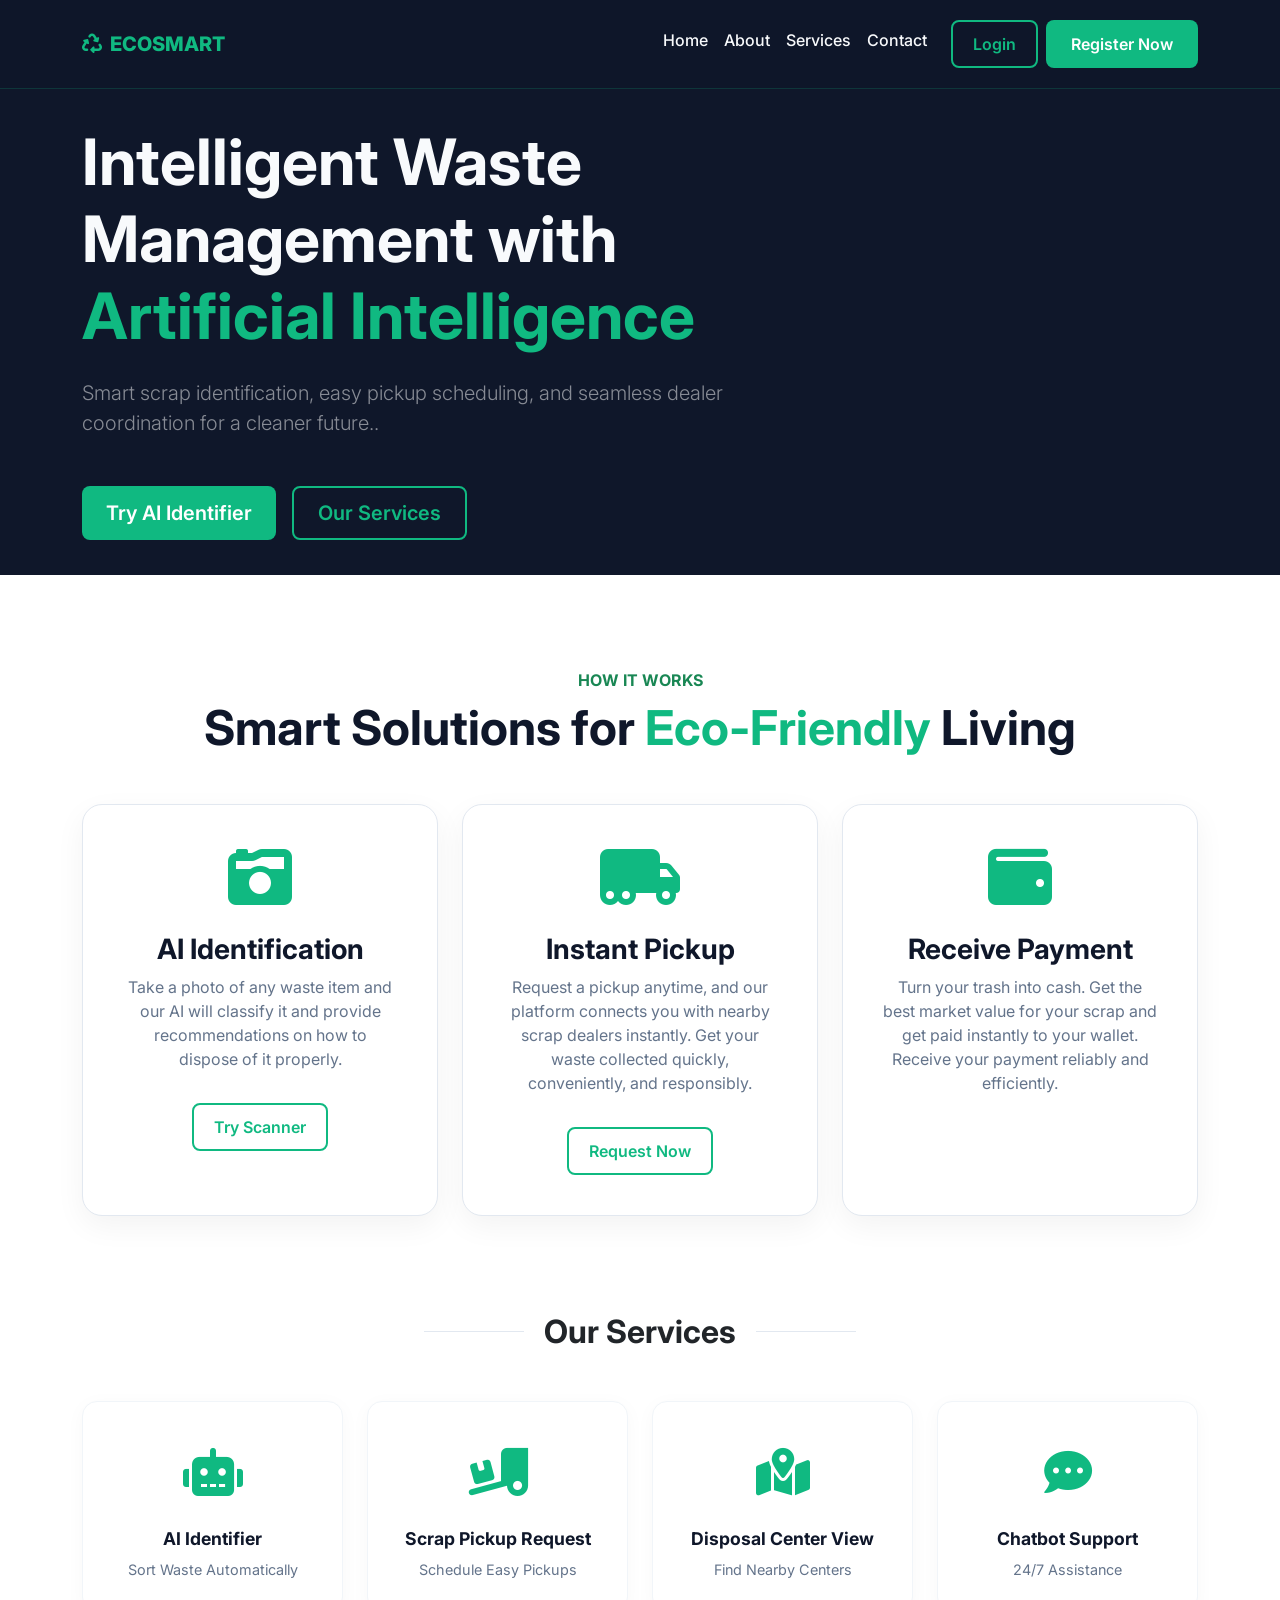
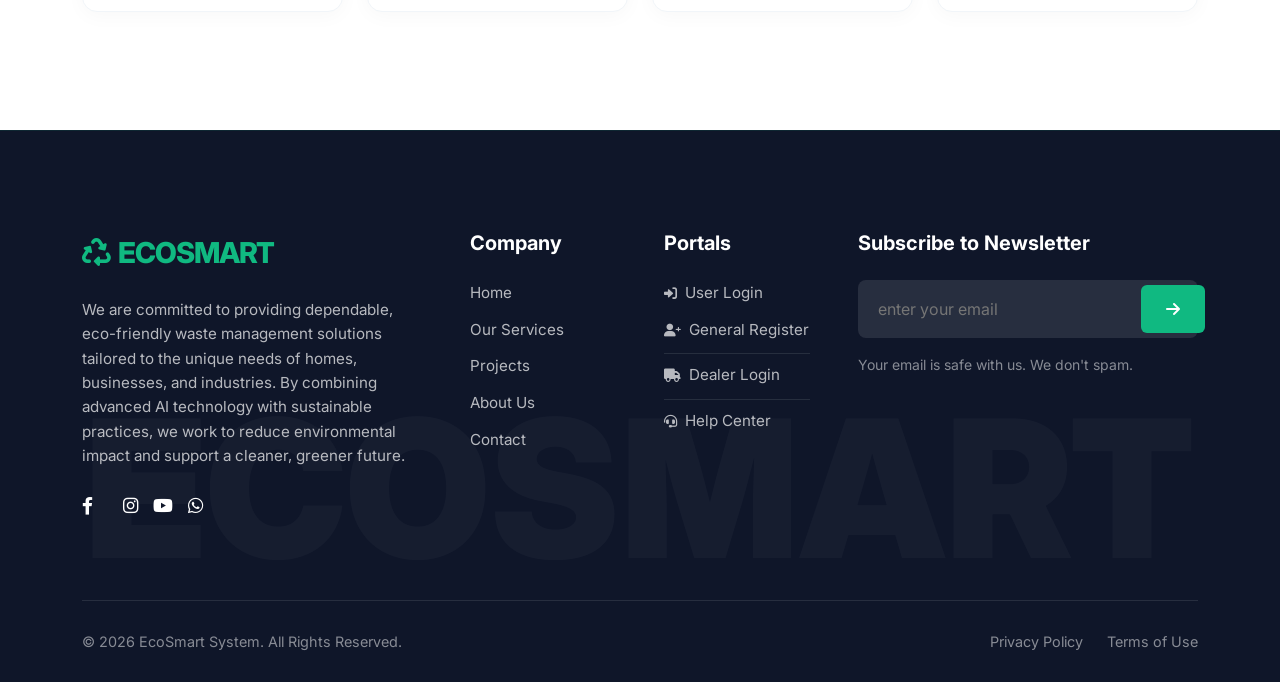
<file: index.html>
<!DOCTYPE html>
<html lang="en">
<head>
    <meta charset="UTF-8">
    <meta name="viewport" content="width=device-width, initial-scale=1.0">
    <title>EcoSmart | Waste Management</title>
    <link href="https://cdn.jsdelivr.net/npm/bootstrap@5.3.0/dist/css/bootstrap.min.css" rel="stylesheet">
    <link href="https://fonts.googleapis.com/css2?family=Inter:wght@400;600;800&display=swap" rel="stylesheet">
    <link rel="stylesheet" href="style.css">
    <link rel="stylesheet" href="https://cdnjs.cloudflare.com/ajax/libs/font-awesome/6.0.0/css/all.min.css">
</head>
<body>

    <nav class="navbar navbar-expand-lg sticky-top">
        <div class="container">
            <a class="navbar-brand" href="index.html"><i class="fas fa-recycle me-2"></i>ECOSMART  </a>
            <button class="navbar-toggler" type="button" data-bs-toggle="collapse" data-bs-target="#navbarNav">
                <span class="navbar-toggler-icon"></span>
            </button>
            <div class="collapse navbar-collapse" id="navbarNav">
                <ul class="navbar-nav ms-auto">
                    <li class="nav-item"><a class="nav-link active" href="index.html">Home</a></li>
                    <li class="nav-item"><a class="nav-link" href="about.html">About</a></li>
                    <li class="nav-item"><a class="nav-link" href="services.html">Services</a></li>
                                        <li class="nav-item"><a class="nav-link" href="contact.html">Contact</a></li>

                    
                    <li class="nav-item ms-lg-3"><a class="btn btn-outline-ai" href="login.html">Login</a></li>
                    <li class="nav-item ms-lg-2"><a class="btn btn-ai" href="register.html">Register Now</a></li>
                </ul>
            </div>
        </div>
    </nav>

    <header class="hero-section">
        <div class="container">
            <div class="row align-items-center">
                <div class="col-lg-7">
                    <h1 class="display-3 fw-bold mb-4">Intelligent Waste Management with <span style="color: var(--accent-color);">Artificial Intelligence</span></h1>
                    <p class="lead text-white-50 mb-5" style="color: white;">Smart scrap identification, easy pickup scheduling, and seamless dealer coordination for a cleaner future..</p>
                    <div class="d-flex gap-3">
                        <a href="ai-identifier.html" class="btn btn-ai btn-lg px-4">Try AI Identifier</a>
                        <a href="services.html" class="btn btn-outline-ai btn-lg px-4">Our Services</a>
                        <!-- <button type="button" class="btn btn-primary btn-lg">Large button</button> -->
                    </div>
                </div>
            </div>
        </div>
    </header>

    <!-- <section class="services-overview"> -->
    <!-- <div class="service-bar">
        <div class="container">
            <div class="d-flex justify-content-between align-items-center">
                <span><i class="fas fa-recycle me-2"></i> WASTE COLLECTION</span>
                <span><i class="fas fa-recycle me-2"></i> COMMERCIAL RECYCLING</span>
                <span><i class="fas fa-recycle me-2"></i> DUMPSTER RENTAL</span>
                <span class="d-none d-md-inline"><i class="fas fa-recycle me-2"></i> ORGANIC WASTE</span>
            </div>
        </div>
    </div> -->

    <!-- <div class="container-fluid p-0">
        <div class="row g-0">
            <div class="col-md-3">
                <div class="service-panel">
                    <img src="https://img.freepik.com/free-photo/view-robot-tending-maintaining-gardens_23-2151803991.jpg?ga=GA1.1.1216552422.1770300352&semt=ais_hybrid&w=740&q=80" alt="Waste Collection">
                    <div class="service-overlay">
                        <h4>Waste Collection</h4>
                    </div>
                </div>
            </div>
            <div class="col-md-3">
                <div class="service-panel">
                    <img src="https://img.freepik.com/free-photo/robot-arm-picks-up-box-autonomous_35913-2190.jpg?ga=GA1.1.1216552422.1770300352&semt=ais_hybrid&w=740&q=80" alt="Commercial Recycling">
                    <div class="service-overlay">
                        <h4>Commercial Recycling</h4>
                    </div>
                </div>
            </div> -->
            <!-- <div class="col-md-3">
                <div class="service-panel">
                    <img src="https://img.freepik.com/free-photo/delivery-robot-futuristic-environment_23-2151189281.jpg" alt="Dumpster Rental">
                    <div class="service-overlay">
                        <h4>Dumpster Rental</h4>
                    </div>
                </div>
            </div>
            <div class="col-md-3">
                <div class="service-panel">
                    <img src="https://img.freepik.com/free-photo/abstract-creative-illustration_23-2151980689.jpg" alt="Organic Waste">
                    <div class="service-overlay">
                        <h4>Organic Waste</h4>
                    </div>
                </div>
            </div>
        </div> -->
    <!-- </div>
</section> -->

<section class="py-5 section-light">
    <div class="container py-5">
        <div class="text-center mb-5">
            <h6 class="text-success fw-bold text-uppercase">How It Works</h6>
            <h2 class="display-5 fw-bold text-dark-main">Smart Solutions for <span style="color: var(--accent-color);">Eco-Friendly</span> Living</h2>
        </div>

        <div class="row g-4">
            <div class="col-md-4">
                <div class="card-light-ai text-center">
                    <!-- <!-- <div class="card-light-ai text-center"></div> -->
                    <div class="mb-4">
                        <i class="fas fa-camera-retro fa-4x" style="color: var(--accent-color);"></i>
                    </div>
                    <h3>AI Identification</h3>
                    <p>Take a photo of any waste item and our AI will classify it and provide recommendations on how to dispose of it properly.</p>
                    <a href="ai-identifier.html" class="btn btn-outline-ai mt-3">Try Scanner</a>
                </div>
            </div>

            <div class="col-md-4">
                <div class="card-light-ai text-center">
                    <div class="mb-4">
                        <i class="fas fa-truck-moving fa-4x" style="color: var(--accent-color);"></i>
                    </div>
                    <h3>Instant Pickup</h3>
                    <p>Request a pickup anytime, and our platform connects you with nearby scrap dealers instantly. Get your waste collected quickly, conveniently, and responsibly.</p>
                    <a href="pickup-request.html" class="btn btn-outline-ai mt-3">Request Now</a>
                </div>
            </div>

            <div class="col-md-4">
                <div class="card-light-ai text-center">
                    <div class="mb-4">
                        <i class="fas fa-wallet fa-4x" style="color: var(--accent-color);"></i>
                    </div>
                    <h3>Receive Payment</h3>
                    <p>Turn your trash into cash. Get the best market value for your scrap and get paid instantly to your wallet. Receive your payment reliably and efficiently.</p>
                    <!-- <a href="scarp-dealer-dashboard.html" class="btn btn-outline-ai mt-3">Check Rates</a> -->
                </div>
            </div>
        </div>
    </div>
</section>


<section class="services-white-section">
    <div class="container">
        <div class="section-title-line">
            <div class="line"></div>
            <h2 class="fw-bold text-dark m-0">Our Services</h2>
            <div class="line"></div>
        </div>

        <div class="row g-4">
            <div class="col-lg-3 col-md-6">
                <a href="ai-identifier.html" class="text-decoration-none">
                    <div class="service-card-mini">
                        <div class="icon-wrapper mb-3">
                            <i class="fas fa-robot fa-3x" style="color: var(--accent-color);"></i>
                        </div>
                        <h5>AI Identifier</h5>
                        <p>Sort Waste Automatically</p>
                    </div>
                </a>
            </div>

            <div class="col-lg-3 col-md-6">
                <a href="scrap-request.html" class="text-decoration-none">
                    <div class="service-card-mini">
                        <div class="icon-wrapper mb-3">
                            <i class="fas fa-truck-loading fa-3x" style="color: var(--accent-color);"></i>
                        </div>
                        <h5>Scrap Pickup Request</h5>
                        <p>Schedule Easy Pickups</p>
                    </div>
                </a>
            </div>

            <div class="col-lg-3 col-md-6">
                <a href="disposal-center.html" class="text-decoration-none">
                    <div class="service-card-mini">
                        <div class="icon-wrapper mb-3">
                            <i class="fas fa-map-marked-alt fa-3x" style="color: var(--accent-color);"></i>
                        </div>
                        <h5>Disposal Center View</h5>
                        <p>Find Nearby Centers</p>
                    </div>
                </a>
            </div>

            <div class="col-lg-3 col-md-6">
                <a href="chatbot.html" class="text-decoration-none">
                    <div class="service-card-mini">
                        <div class="icon-wrapper mb-3">
                            <i class="fas fa-comment-dots fa-3x" style="color: var(--accent-color);"></i>
                        </div>
                        <h5>Chatbot Support</h5>
                        <p>24/7 Assistance</p>
                    </div>
                </a>
            </div>
        </div>
    </div>
</section>

<footer class="footer-ai">
    <div class="container">
        <div class="row g-5">
            <div class="col-lg-4">
                <div class="footer-brand mb-4">
                    <i class="fas fa-recycle me-2"></i>ECOSMART 
                </div>
                <p class="footer-description">
                    We are committed to providing dependable, eco-friendly waste management solutions tailored to the unique needs of homes, businesses, and industries. By combining advanced AI technology with sustainable practices, we work to reduce environmental impact and support a cleaner, greener future.
                </p>
                <div class="footer-socials">
                    <a href="#"><i class="fab fa-facebook-f"></i></a>
                    <a href="#"><i class="fab fa-x-twitter"></i></a>
                    <a href="#"><i class="fab fa-instagram"></i></a>
                    <a href="#"><i class="fab fa-youtube"></i></a>
                    <a href="#"><i class="fab fa-whatsapp"></i></a>
                </div>
            </div>

            <div class="col-md-3 col-lg-2">
                <h5 class="footer-heading">Company</h5>
                <ul class="footer-links">
                    <li><a href="index.html">Home</a></li>
                    <li><a href="services.html">Our Services</a></li>
                    <li><a href="projects.html">Projects</a></li>
                    <li><a href="about.html">About Us</a></li>
                    <li><a href="contact.html">Contact</a></li>
                </ul>
            </div>

            <div class="col-md-3 col-lg-2">
    <h5 class="footer-heading">Portals</h5>
    <ul class="footer-links">
        <li><a href="login.html"><i class="fas fa-sign-in-alt me-2 small"></i>User Login</a></li>
        <li><a href="register.html"><i class="fas fa-user-plus me-2 small"></i>General Register</a></li>
        
        <li class="my-2 border-top border-secondary opacity-25"></li>
        
        <li><a href="dealer-login.html"><i class="fas fa-truck me-2 small"></i>Dealer Login</a></li>
        
        <li class="my-2 border-top border-secondary opacity-25"></li>
        
        <li><a href="contact.html"><i class="fas fa-headset me-2 small"></i>Help Center</a></li>
    </ul>
</div>

            <div class="col-lg-4">
                <h5 class="footer-heading">Subscribe to Newsletter</h5>
                <div class="newsletter-box mb-3">
                    <input type="email" placeholder="enter your email">
                    <button type="button"><i class="fas fa-arrow-right"></i></button>
                </div>
                <p class="small text-white-50">Your email is safe with us. We don't spam.</p>
            </div>
        </div>

        <div class="footer-bg-text">ECOSMART</div>

        <div class="footer-bottom">
            <div class="row align-items-center">
                <div class="col-md-6">
                    <p class="mb-0">&copy; 2026 EcoSmart System. All Rights Reserved.</p>
                </div>
                <div class="col-md-6 text-md-end">
                    <div class="footer-legal">
                        <a href="#">Privacy Policy</a>
                        <a href="#">Terms of Use</a>
                    </div>
                </div>
            </div>
        </div>
    </div>
</footer>

    <script src="https://cdn.jsdelivr.net/npm/bootstrap@5.3.0/dist/js/bootstrap.bundle.min.js"></script>
</body>
</html>
</file>
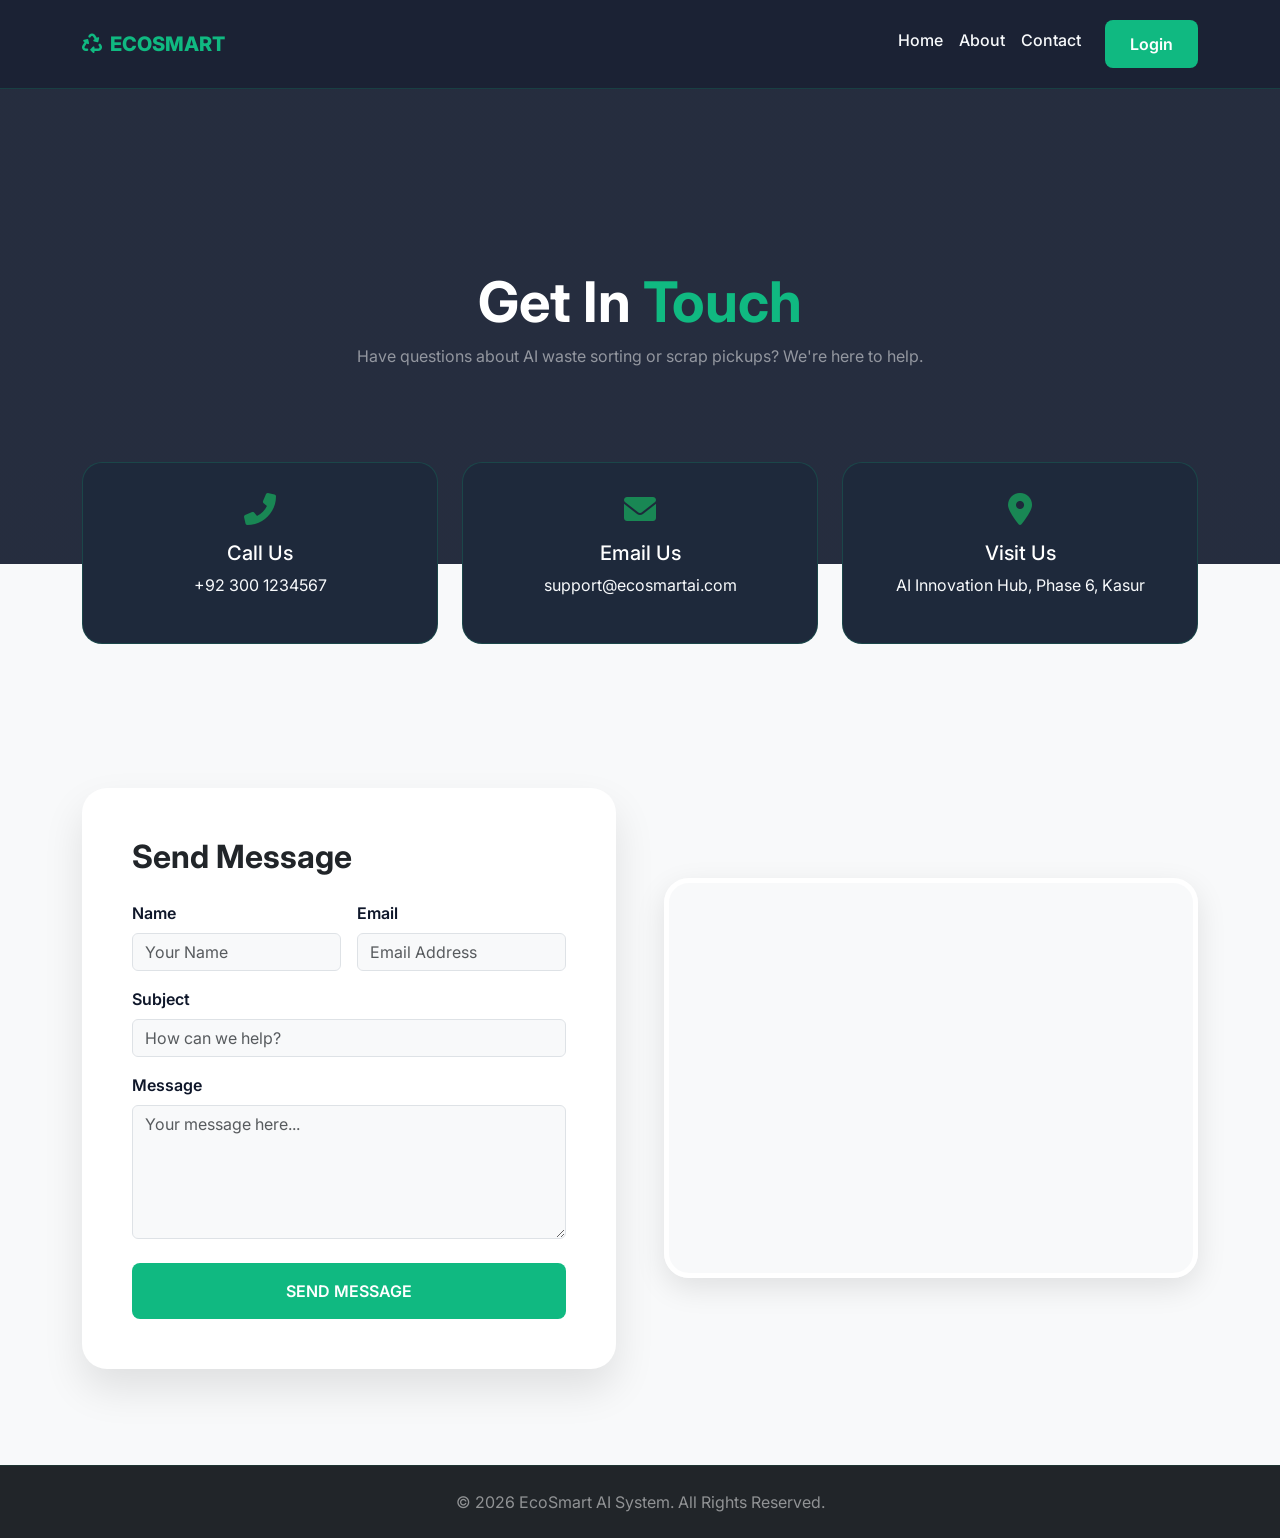
<file: contact.html>
<!DOCTYPE html>
<html lang="en">
<head>
    <meta charset="UTF-8">
    <meta name="viewport" content="width=device-width, initial-scale=1.0">
    <title>Contact Us | EcoSmart </title>
        <link rel="icon" type="image/png" href="https://media.istockphoto.com/id/1384532150/vector/recycle-symbol-inside-circle-with-leaves-zero-waste-concept.jpg?s=612x612&w=0&k=20&c=lQPT8cj_dpkQBxa1G4Y6RzDz5vLog6OmWERx-vGpF_Y=">
<link rel="apple-touch-icon" href="https://media.istockphoto.com/id/1384532150/vector/recycle-symbol-inside-circle-with-leaves-zero-waste-concept.jpg?s=612x612&w=0&k=20&c=lQPT8cj_dpkQBxa1G4Y6RzDz5vLog6OmWERx-vGpF_Y=">
   
    <link href="https://cdn.jsdelivr.net/npm/bootstrap@5.3.0/dist/css/bootstrap.min.css" rel="stylesheet">
    <link href="https://fonts.googleapis.com/css2?family=Inter:wght@400;600;800&display=swap" rel="stylesheet">
    <link rel="stylesheet" href="style.css">
    <link rel="stylesheet" href="https://cdnjs.cloudflare.com/ajax/libs/font-awesome/6.0.0/css/all.min.css">
    
    <style>
        .contact-header {
            padding: 180px 0;
            background: linear-gradient(rgba(15, 23, 42, 0.9), rgba(15, 23, 42, 0.9)), 
                        url('https://madebydesignesia.com/themes/wastewise/images/background/13.webp');
            background-size: cover;
            background-position: center;
            text-align: center;
        }

        .contact-info-card {
            background: var(--secondary-bg);
            border: 1px solid rgba(16, 185, 129, 0.2);
            border-radius: 20px;
            padding: 30px;
            height: 100%;
            transition: var(--transition);
        }

        .contact-info-card:hover {
            border-color: var(--accent-color);
            transform: translateY(-5px);
        }

        .contact-form-wrapper {
            background: #ffffff;
            border-radius: 25px;
            padding: 50px;
            box-shadow: 0 20px 40px rgba(0,0,0,0.1);
        }

        .form-label {
            font-weight: 600;
            color: #0f172a;
        }

        .map-container {
            width: 100%;
            height: 400px;
            border-radius: 25px;
            overflow: hidden;
            border: 5px solid white;
            box-shadow: 0 10px 30px rgba(0,0,0,0.1);
        }
    </style>
</head>
<body class="bg-light">

    <nav class="navbar navbar-expand-lg sticky-top">
        <div class="container">
            <a class="navbar-brand" href="index.html"><i class="fas fa-recycle me-2"></i>ECOSMART </a>
            <div class="collapse navbar-collapse" id="navbarNav">
                <ul class="navbar-nav ms-auto">
                    <li class="nav-item"><a class="nav-link" href="index.html">Home</a></li>
                    <li class="nav-item"><a class="nav-link" href="about.html">About</a></li>
                    <li class="nav-item"><a class="nav-link active" href="contact.html">Contact</a></li>
                    <li class="nav-item ms-lg-3"><a class="btn btn-ai" href="login.html">Login</a></li>
                </ul>
            </div>
        </div>
    </nav>

    <header class="contact-header">
        <div class="container">
            <h1 class="display-4 fw-bold text-white">Get In <span style="color: var(--accent-color);">Touch</span></h1>
            <p class="text-white-50">Have questions about AI waste sorting or scrap pickups? We're here to help.</p>
        </div>
    </header>

    <section class="py-5 mt-n5" style="position: relative; z-index: 10; margin-top: -150px;">
        <div class="container">
            <div class="row g-4">
                <div class="col-md-4">
                    <div class="contact-info-card text-center">
                        <i class="fas fa-phone-alt fa-2x text-success mb-3"></i>
                        <h5 class="text-white">Call Us</h5>
                        <p class="text-dim">+92 300 1234567</p>
                    </div>
                </div>
                <div class="col-md-4">
                    <div class="contact-info-card text-center">
                        <i class="fas fa-envelope fa-2x text-success mb-3"></i>
                        <h5 class="text-white">Email Us</h5>
                        <p class="text-dim">support@ecosmartai.com</p>
                    </div>
                </div>
                <div class="col-md-4">
                    <div class="contact-info-card text-center">
                        <i class="fas fa-map-marker-alt fa-2x text-success mb-3"></i>
                        <h5 class="text-white">Visit Us</h5>
                        <p class="text-dim">AI Innovation Hub, Phase 6, Kasur</p>
                    </div>
                </div>
            </div>
        </div>
    </section>

    <section class="py-5">
        <div class="container py-5">
            <div class="row g-5 align-items-center">
                <div class="col-lg-6">
                    <div class="contact-form-wrapper">
                        <h2 class="fw-bold mb-4 text-dark">Send Message</h2>
                        <form>
                            <div class="row g-3">
                                <div class="col-md-6">
                                    <label class="form-label">Name</label>
                                    <input type="text" class="form-control bg-light" placeholder="Your Name">
                                </div>
                                <div class="col-md-6">
                                    <label class="form-label">Email</label>
                                    <input type="email" class="form-control bg-light" placeholder="Email Address">
                                </div>
                                <div class="col-12">
                                    <label class="form-label">Subject</label>
                                    <input type="text" class="form-control bg-light" placeholder="How can we help?">
                                </div>
                                <div class="col-12">
                                    <label class="form-label">Message</label>
                                    <textarea class="form-control bg-light" rows="5" placeholder="Your message here..."></textarea>
                                </div>
                                <div class="col-12 mt-4">
                                    <button type="submit" class="btn btn-ai w-100 py-3">SEND MESSAGE</button>
                                </div>
                            </div>
                        </form>
                    </div>
                </div>

                <div class="col-lg-6">
                    <div class="map-container">
                        <iframe 
                            src="https://www.google.com/maps/embed?pb=!1m18!1m12!1m3!1d54649.991171861686!2d74.3686288514314!3d31.12016849428086!2m3!1f0!2f0!3f0!3m2!1i1024!2i768!4f13.1!3m3!1m2!1s0x3919b97b6553a0cd%3A0x9306801f64aa8ed2!2sKasur%2C%20Pakistan!5e0!3m2!1sen!2sus!4v1770305991362!5m2!1sen!2sus" 
                            width="100%" height="100%" style="border:0;" allowfullscreen="" loading="lazy">
                        </iframe>
                    </div>
                </div>
            </div>
        </div>
    </section>

    <footer class="py-4 bg-dark text-center">
        <p class="text-white-50 mb-0">&copy; 2026 EcoSmart AI System. All Rights Reserved.</p>
    </footer>

</body>
</html>
</file>
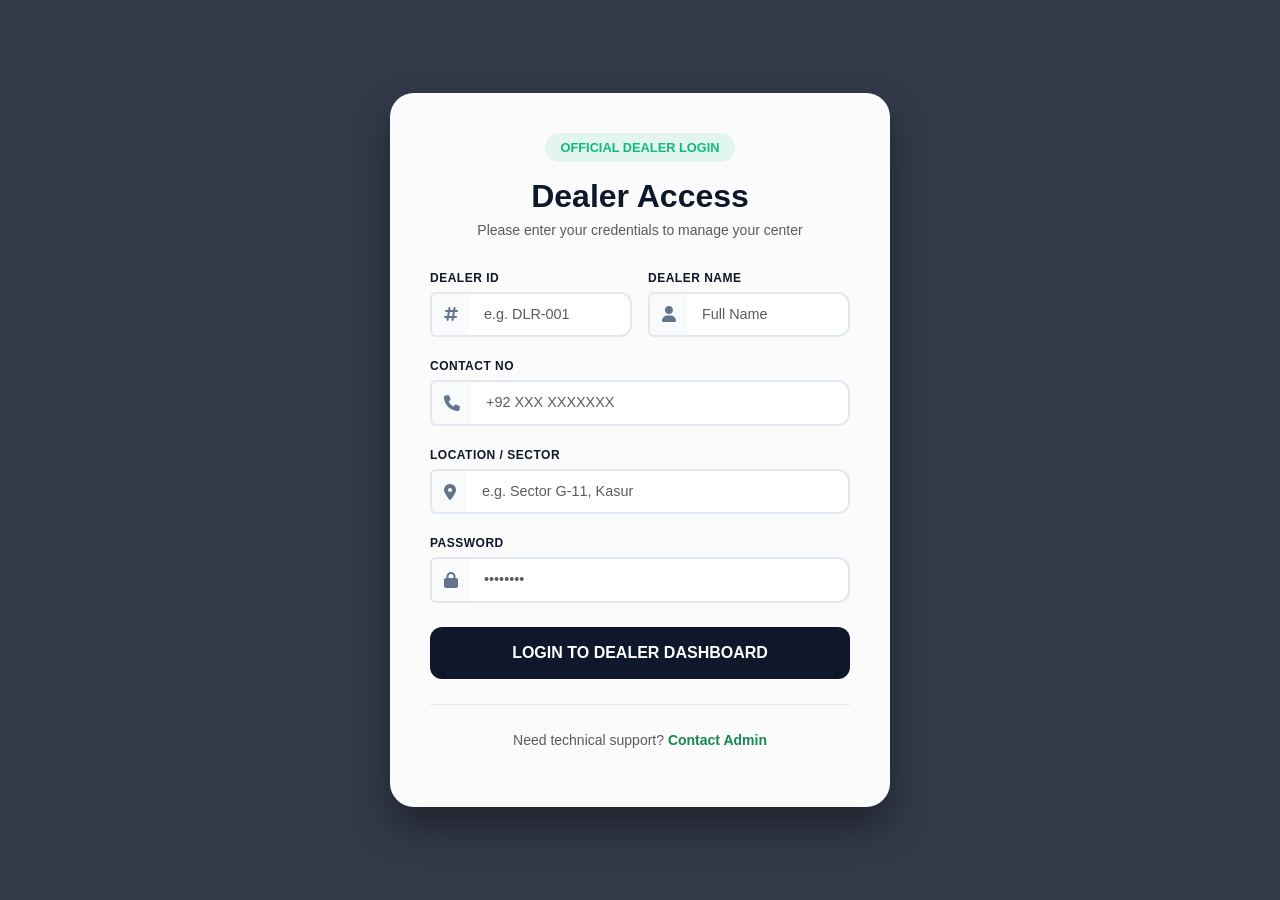
<file: dealer-login.html>
<!DOCTYPE html>
<html lang="en">
<head>
    <meta charset="UTF-8">
    <meta name="viewport" content="width=device-width, initial-scale=1.0">
    <title>Dealer Portal | EcoSmart </title>
        <link rel="icon" type="image/png" href="https://media.istockphoto.com/id/1384532150/vector/recycle-symbol-inside-circle-with-leaves-zero-waste-concept.jpg?s=612x612&w=0&k=20&c=lQPT8cj_dpkQBxa1G4Y6RzDz5vLog6OmWERx-vGpF_Y=">
<link rel="apple-touch-icon" href="https://media.istockphoto.com/id/1384532150/vector/recycle-symbol-inside-circle-with-leaves-zero-waste-concept.jpg?s=612x612&w=0&k=20&c=lQPT8cj_dpkQBxa1G4Y6RzDz5vLog6OmWERx-vGpF_Y=">
   
    <link href="https://cdn.jsdelivr.net/npm/bootstrap@5.3.0/dist/css/bootstrap.min.css" rel="stylesheet">
    <link rel="stylesheet" href="https://cdnjs.cloudflare.com/ajax/libs/font-awesome/6.0.0/css/all.min.css">
    <style>
        :root {
            --dealer-primary: #0f172a; 
            --dealer-accent: #10b981;  
        }

        body {
            font-family: 'Inter', sans-serif;
            min-height: 100vh;
            display: flex;
            align-items: center;
            justify-content: center;
            background: linear-gradient(rgba(15, 23, 42, 0.85), rgba(15, 23, 42, 0.85)), 
                        url('https://img.freepik.com/free-photo/cartoon-ai-robot-scene_23-2151675081.jpg');
            background-size: cover;
            background-position: center;
            padding: 20px;
        }

        .login-card {
            width: 100%;
            max-width: 500px;
            background: rgba(255, 255, 255, 0.98);
            border-radius: 24px;
            padding: 40px;
            box-shadow: 0 20px 40px rgba(0,0,0,0.4);
        }

        .portal-badge {
            display: inline-block;
            background: rgba(16, 185, 129, 0.1);
            color: var(--dealer-accent);
            padding: 5px 15px;
            border-radius: 50px;
            font-weight: 700;
            font-size: 0.8rem;
            margin-bottom: 15px;
        }

        .form-label {
            color: var(--dealer-primary);
            font-weight: 700;
            font-size: 0.75rem;
            margin-bottom: 5px;
            letter-spacing: 0.5px;
        }

        .form-control {
            border: 2px solid #e2e8f0;
            border-radius: 12px;
            padding: 10px 15px;
            font-size: 0.9rem;
        }

        .form-control:focus {
            border-color: var(--dealer-accent);
            box-shadow: none;
            background: #f0fdf4;
        }

        .input-group-text {
            background-color: #f8fafc;
            border: 2px solid #e2e8f0;
            color: #64748b;
        }

        .login-btn {
            background: var(--dealer-primary);
            color: white;
            width: 100%;
            padding: 14px;
            border-radius: 12px;
            font-weight: 700;
            border: none;
            margin-top: 10px;
            transition: 0.3s;
        }

        .login-btn:hover {
            background: #1e293b;
            transform: translateY(-2px);
        }

        .divider {
            height: 1px;
            background: #e2e8f0;
            margin: 25px 0;
        }
    </style>
</head>
<body>

<div class="login-card text-center">
    <div class="portal-badge">OFFICIAL DEALER LOGIN</div>
    <h2 class="fw-bold mb-1" style="color: var(--dealer-primary);">Dealer Access</h2>
    <p class="text-muted small mb-4">Please enter your credentials to manage your center</p>

    <form class="text-start">
        <div class="row g-3">
            <div class="col-md-6">
                <label class="form-label text-uppercase">Dealer ID</label>
                <div class="input-group">
                    <span class="input-group-text border-end-0"><i class="fas fa-hashtag"></i></span>
                    <input type="text" class="form-control border-start-0" placeholder="e.g. DLR-001">
                </div>
            </div>

            <div class="col-md-6">
                <label class="form-label text-uppercase">Dealer Name</label>
                <div class="input-group">
                    <span class="input-group-text border-end-0"><i class="fas fa-user"></i></span>
                    <input type="text" class="form-control border-start-0" placeholder="Full Name">
                </div>
            </div>

            <div class="col-md-12">
                <label class="form-label text-uppercase">Contact No</label>
                <div class="input-group">
                    <span class="input-group-text border-end-0"><i class="fas fa-phone"></i></span>
                    <input type="tel" class="form-control border-start-0" placeholder="+92 XXX XXXXXXX">
                </div>
            </div>

            <div class="col-md-12">
                <label class="form-label text-uppercase">Location / Sector</label>
                <div class="input-group">
                    <span class="input-group-text border-end-0"><i class="fas fa-map-marker-alt"></i></span>
                    <input type="text" class="form-control border-start-0" placeholder="e.g. Sector G-11, Kasur">
                </div>
            </div>

            <div class="col-md-12">
                <label class="form-label text-uppercase">Password</label>
                <div class="input-group">
                    <span class="input-group-text border-end-0"><i class="fas fa-lock"></i></span>
                    <input type="password" class="form-control border-start-0" placeholder="••••••••">
                </div>
            </div>
        </div>

       <button type="button" onclick="window.location.href='scarp-dealer-dashboard.html'" class="login-btn mt-4">
    LOGIN TO DEALER DASHBOARD
</button>
    </form>

    <div class="divider"></div>
    <p class="text-muted small">Need technical support? <a href="#" class="text-success fw-bold text-decoration-none">Contact Admin</a></p>
</div>

</body>
</html>
</file>
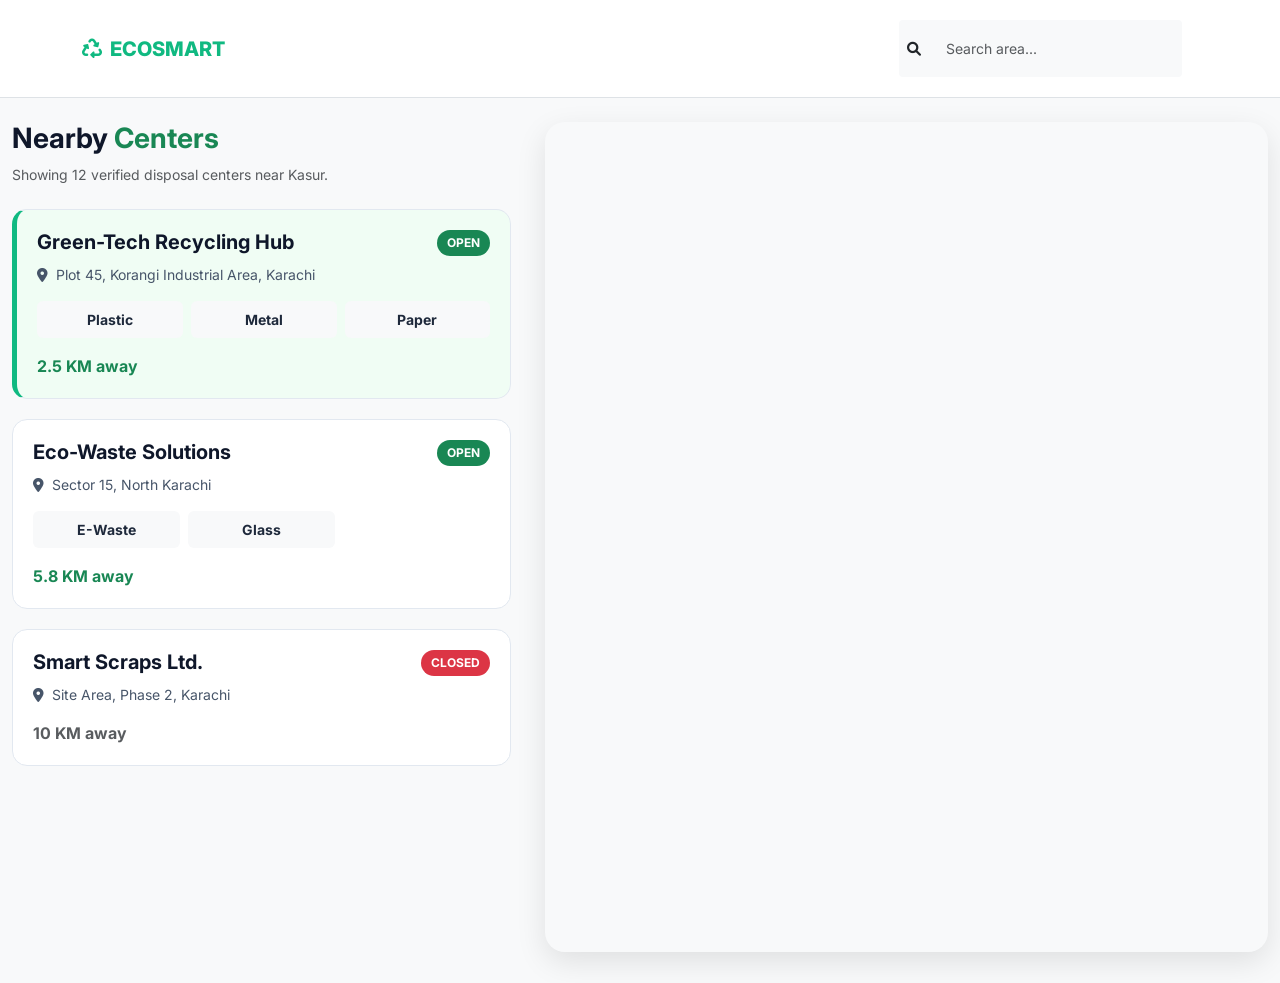
<file: disposal-centers.html>
<!DOCTYPE html>
<html lang="en">
<head>
    <meta charset="UTF-8">
    <meta name="viewport" content="width=device-width, initial-scale=1.0">
        <link rel="icon" type="image/png" href="https://media.istockphoto.com/id/1384532150/vector/recycle-symbol-inside-circle-with-leaves-zero-waste-concept.jpg?s=612x612&w=0&k=20&c=lQPT8cj_dpkQBxa1G4Y6RzDz5vLog6OmWERx-vGpF_Y=">
<link rel="apple-touch-icon" href="https://media.istockphoto.com/id/1384532150/vector/recycle-symbol-inside-circle-with-leaves-zero-waste-concept.jpg?s=612x612&w=0&k=20&c=lQPT8cj_dpkQBxa1G4Y6RzDz5vLog6OmWERx-vGpF_Y=">
   
    <title>Disposal Centers | EcoSmart </title>
    <link href="https://cdn.jsdelivr.net/npm/bootstrap@5.3.0/dist/css/bootstrap.min.css" rel="stylesheet">
    <link href="https://fonts.googleapis.com/css2?family=Inter:wght@400;600;800&display=swap" rel="stylesheet">
    <link rel="stylesheet" href="style.css">
    <link rel="stylesheet" href="https://cdnjs.cloudflare.com/ajax/libs/font-awesome/6.0.0/css/all.min.css">
    <style>
        .map-wrapper {
            height: calc(100vh - 70px);
            position: sticky;
            top: 70px;
            border-radius: 20px;
            overflow: hidden;
            box-shadow: 0 10px 30px rgba(0,0,0,0.1);
        }

        .center-card {
            background: white;
            border-radius: 15px;
            padding: 20px;
            margin-bottom: 20px;
            border: 1px solid #e2e8f0;
            transition: all 0.3s ease;
            cursor: pointer;
        }

        .center-card:hover {
            border-color: #10b981;
            box-shadow: 0 5px 15px rgba(16, 185, 129, 0.1);
            transform: translateY(-3px);
        }

        .center-card.active {
            border-left: 5px solid #10b981;
            background: #f0fdf4;
        }

        .status-badge {
            font-size: 0.75rem;
            padding: 4px 10px;
            border-radius: 50px;
            font-weight: 700;
        }

        .scroll-container {
            height: calc(100vh - 150px);
            overflow-y: auto;
            padding-right: 10px;
        }

        .scroll-container::-webkit-scrollbar { width: 5px; }
        .scroll-container::-webkit-scrollbar-thumb { background: #cbd5e1; border-radius: 10px; }

.center-card h5 {
    color: #0f172a !important;
    font-weight: 800;
}

.center-card p {
    color: #475569 !important; 
}

h3.fw-bold {
    color: #0f172a !important;
}

.bg-light.rounded.small strong {
    color: #1e293b !important;
}

    </style>
</head>
<body class="bg-light">

    <nav class="navbar navbar-expand-lg sticky-top bg-white border-bottom">
        <div class="container">
            <a class="navbar-brand" href="index.html"><i class="fas fa-recycle me-2"></i>ECOSMART </a>
            <div class="d-flex align-items-center">
                <div class="input-group input-group-sm me-3">
                    <span class="input-group-text bg-light border-0"><i class="fas fa-search"></i></span>
                    <input type="text" class="form-control bg-light border-0" style="padding: 18px;" placeholder="Search area...">
                </div>
                <!-- <a href="profile.html" class="btn btn-ai btn-sm" style="padding: 16px 0px; width: 152px;">My Wallet</a> -->
            </div>
        </div>
    </nav>

    <div class="container-fluid py-4">
        <div class="row">
            <div class="col-lg-5 col-md-6">
                <div class="mb-4">
                    <h3 class="fw-bold">Nearby <span class="text-success">Centers</span></h3>
                    <p class="text-muted small">Showing 12 verified disposal centers near Kasur.</p>
                </div>

                <div class="scroll-container">
                    <div class="center-card active">
                        <div class="d-flex justify-content-between align-items-start mb-2">
                            <h5 class="fw-bold mb-0">Green-Tech Recycling Hub</h5>
                            <span class="status-badge bg-success text-white">OPEN</span>
                        </div>
                        <p class="text-muted small mb-3"><i class="fas fa-map-marker-alt me-2"></i>Plot 45, Korangi Industrial Area, Karachi</p>
                        <div class="row g-2 text-center mb-3">
                            <div class="col-4"><div class="p-2 bg-light rounded small"><strong>Plastic</strong></div></div>
                            <div class="col-4"><div class="p-2 bg-light rounded small"><strong>Metal</strong></div></div>
                            <div class="col-4"><div class="p-2 bg-light rounded small"><strong>Paper</strong></div></div>
                        </div>
                        <div class="d-flex justify-content-between align-items-center">
                            <span class="text-success fw-bold">2.5 KM away</span>
                            <!-- <button class="btn btn-outline-dark btn-sm rounded-pill px-3">View Rates</button> -->
                        </div>
                    </div>

                    <div class="center-card">
                        <div class="d-flex justify-content-between align-items-start mb-2">
                            <h5 class="fw-bold mb-0">Eco-Waste Solutions</h5>
                            <span class="status-badge bg-success text-white">OPEN</span>
                        </div>
                        <p class="text-muted small mb-3"><i class="fas fa-map-marker-alt me-2"></i>Sector 15, North Karachi</p>
                        <div class="row g-2 text-center mb-3">
                            <div class="col-4"><div class="p-2 bg-light rounded small"><strong>E-Waste</strong></div></div>
                            <div class="col-4"><div class="p-2 bg-light rounded small"><strong>Glass</strong></div></div>
                        </div>
                        <div class="d-flex justify-content-between align-items-center">
                            <span class="text-success fw-bold">5.8 KM away</span>
                            <!-- <button class="btn btn-outline-dark btn-sm rounded-pill px-3">View Rates</button> -->
                        </div>
                    </div>

                    <div class="center-card">
                        <div class="d-flex justify-content-between align-items-start mb-2">
                            <h5 class="fw-bold mb-0">Smart Scraps Ltd.</h5>
                            <span class="status-badge bg-danger text-white">CLOSED</span>
                        </div>
                        <p class="text-muted small mb-3"><i class="fas fa-map-marker-alt me-2"></i>Site Area, Phase 2, Karachi</p>
                        <div class="d-flex justify-content-between align-items-center">
                            <span class="text-muted fw-bold">10 KM away</span>
                            <!-- <button class="btn btn-outline-dark btn-sm rounded-pill px-3">View Rates</button> -->
                        </div>
                    </div>
                </div>
            </div>

            <div class="col-lg-7 col-md-6 d-none d-md-block">
                <div class="map-wrapper">
                    <iframe 
                        src="https://www.google.com/maps/embed?pb=!1m18!1m12!1m3!1d14479.2554796245!2d67.045!3d24.860!2m3!1f0!2f0!3f0!3m2!1i1024!2i768!4f13.1!3m3!1m2!1s0x0%3A0x0!2zMjTCsDUxJzM2LjAiTiA2N8KwMDInNDIuMCJF!5e0!3m2!1sen!2spk!4v1625000000000" 
                        width="100%" height="100%" style="border:0;" allowfullscreen="" loading="lazy">
                    </iframe>
                </div>
            </div>
        </div>
    </div>

    <script src="https://cdn.jsdelivr.net/npm/bootstrap@5.3.0/dist/js/bootstrap.bundle.min.js"></script>
</body>
</html>
</file>
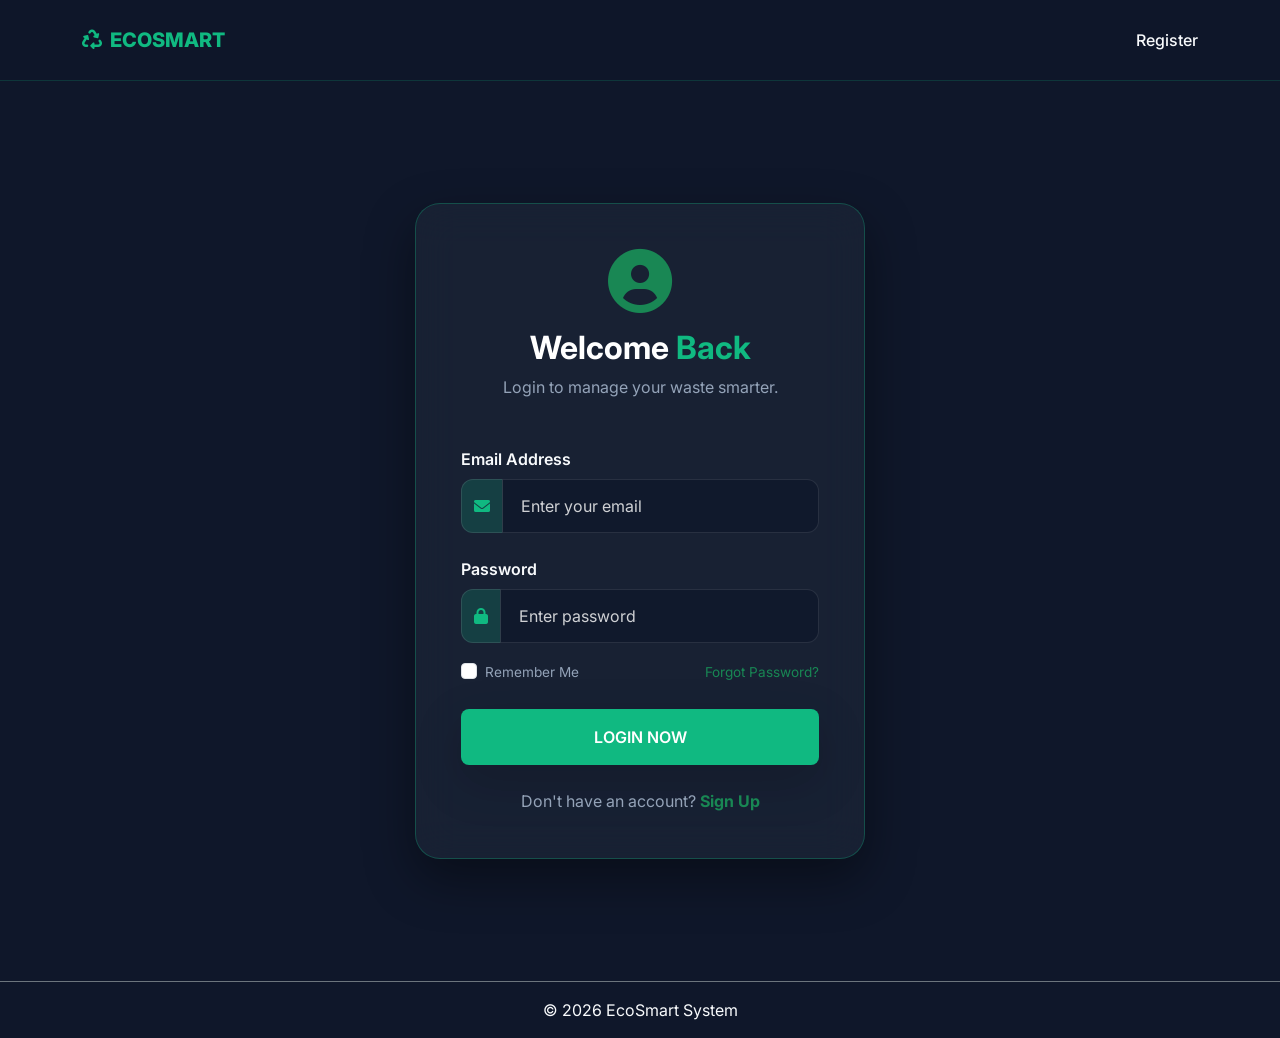
<file: login.html>
<!DOCTYPE html>
<html lang="en">
<head>
    <meta charset="UTF-8">
    <meta name="viewport" content="width=device-width, initial-scale=1.0">
    <title>Login | EcoSmart </title>
        <link rel="icon" type="image/png" href="https://media.istockphoto.com/id/1384532150/vector/recycle-symbol-inside-circle-with-leaves-zero-waste-concept.jpg?s=612x612&w=0&k=20&c=lQPT8cj_dpkQBxa1G4Y6RzDz5vLog6OmWERx-vGpF_Y=">
<link rel="apple-touch-icon" href="https://media.istockphoto.com/id/1384532150/vector/recycle-symbol-inside-circle-with-leaves-zero-waste-concept.jpg?s=612x612&w=0&k=20&c=lQPT8cj_dpkQBxa1G4Y6RzDz5vLog6OmWERx-vGpF_Y=">
   
    <link href="https://cdn.jsdelivr.net/npm/bootstrap@5.3.0/dist/css/bootstrap.min.css" rel="stylesheet">
    <link href="https://fonts.googleapis.com/css2?family=Inter:wght@400;600;800&display=swap" rel="stylesheet">
    <link rel="stylesheet" href="style.css">
    <link rel="stylesheet" href="https://cdnjs.cloudflare.com/ajax/libs/font-awesome/6.0.0/css/all.min.css">
    
    <style>
        .auth-wrapper {
            min-height: 100vh;
            display: flex;
            align-items: center;
            justify-content: center;
            background: linear-gradient(rgba(15, 23, 42, 0.85), rgba(15, 23, 42, 0.85)), 
                        url('https://img.freepik.com/free-photo/plastic-garbage-conveyor-belt-waste-recycling-factory-workers-background_1268-23440.jpg?w=1480');
            background-size: cover;
            background-position: center;
            padding: 20px;
        }

        .auth-card {
            background: rgba(30, 41, 59, 0.6);
            backdrop-filter: blur(20px);
            border: 1px solid rgba(16, 185, 129, 0.3);
            border-radius: 25px;
            padding: 45px;
            width: 100%;
            max-width: 450px; 
            box-shadow: 0 20px 50px rgba(0, 0, 0, 0.4);
        }

       
        .form-control {
            background: rgba(15, 23, 42, 0.7) !important;
            border: 1px solid rgba(255, 255, 255, 0.1);
            color: #ffffff !important;
            padding: 14px 18px;
            border-radius: 12px;
        }

        .form-control::placeholder {
            color: rgba(255, 255, 255, 0.8) !important;
        }

        .form-control:focus {
            border-color: var(--accent-color);
            box-shadow: 0 0 10px rgba(16, 185, 129, 0.2);
            background: rgba(15, 23, 42, 0.9) !important;
        }

        .form-label {
            color: #f8fafc;
            font-weight: 600;
            margin-bottom: 8px;
        }

        .input-group-text {
            background: rgba(16, 185, 129, 0.2);
            border: 1px solid rgba(255, 255, 255, 0.1);
            color: var(--accent-color);
            border-radius: 12px 0 0 12px;
        }
    </style>
</head>
<body>

    <nav class="navbar navbar-expand-lg sticky-top">
        <div class="container">
            <a class="navbar-brand" href="index.html"><i class="fas fa-recycle me-2"></i>ECOSMART </a>
            <div class="ms-auto">
                <a href="register.html" class="nav-link text-white">Register</a>
            </div>
        </div>
    </nav>

    <div class="auth-wrapper">
        <div class="auth-card">
            <div class="text-center mb-5">
                <div class="mb-3">
                    <i class="fas fa-user-circle fa-4x text-success"></i>
                </div>
                <h2 class="fw-bold text-white mb-2">Welcome <span style="color: var(--accent-color);">Back</span></h2>
                <p style="color: #94a3b8;">Login to manage your waste smarter.</p>
            </div>

            <form action="general-dashboard.html">
                <div class="mb-4">
                    <label class="form-label">Email Address</label>
                    <div class="input-group">
                        <span class="input-group-text"><i class="fas fa-envelope"></i></span>
                        <input type="email" class="form-control shadow-none" placeholder="Enter your email" required>
                    </div>
                </div>

                <div class="mb-3">
                    <label class="form-label">Password</label>
                    <div class="input-group">
                        <span class="input-group-text"><i class="fas fa-lock"></i></span>
                        <input type="password" class="form-control shadow-none" placeholder="Enter password" required>
                    </div>
                </div>

                <div class="d-flex justify-content-between align-items-center mb-4">
                    <div class="form-check">
                        <input type="checkbox" class="form-check-input" id="remember">
                        <label class="form-check-label text-dim" for="remember" style="font-size: 0.85rem; color: #94a3b8;">Remember Me</label>
                    </div>
                    <a href="#" class="text-success text-decoration-none" style="font-size: 0.85rem;">Forgot Password?</a>
                </div>

                <button type="submit" class="btn btn-ai w-100 py-3 mb-4 shadow-lg" onclick="window.location.href='general-public-dashboard.html'">LOGIN NOW</button>
                
                <div class="text-center">
                    <span style="color: #94a3b8;">Don't have an account? </span>
                    <a href="register.html" class="text-success text-decoration-none fw-bold">Sign Up</a>
                </div>
            </form>
        </div>
    </div>

    <footer class="py-3 text-center border-top border-secondary" style="background: #0f172a;">
        <p class="text-dim mb-0">&copy; 2026 EcoSmart System</p>
    </footer>

    <script src="https://cdn.jsdelivr.net/npm/bootstrap@5.3.0/dist/js/bootstrap.bundle.min.js"></script>
</body>
</html>
</file>
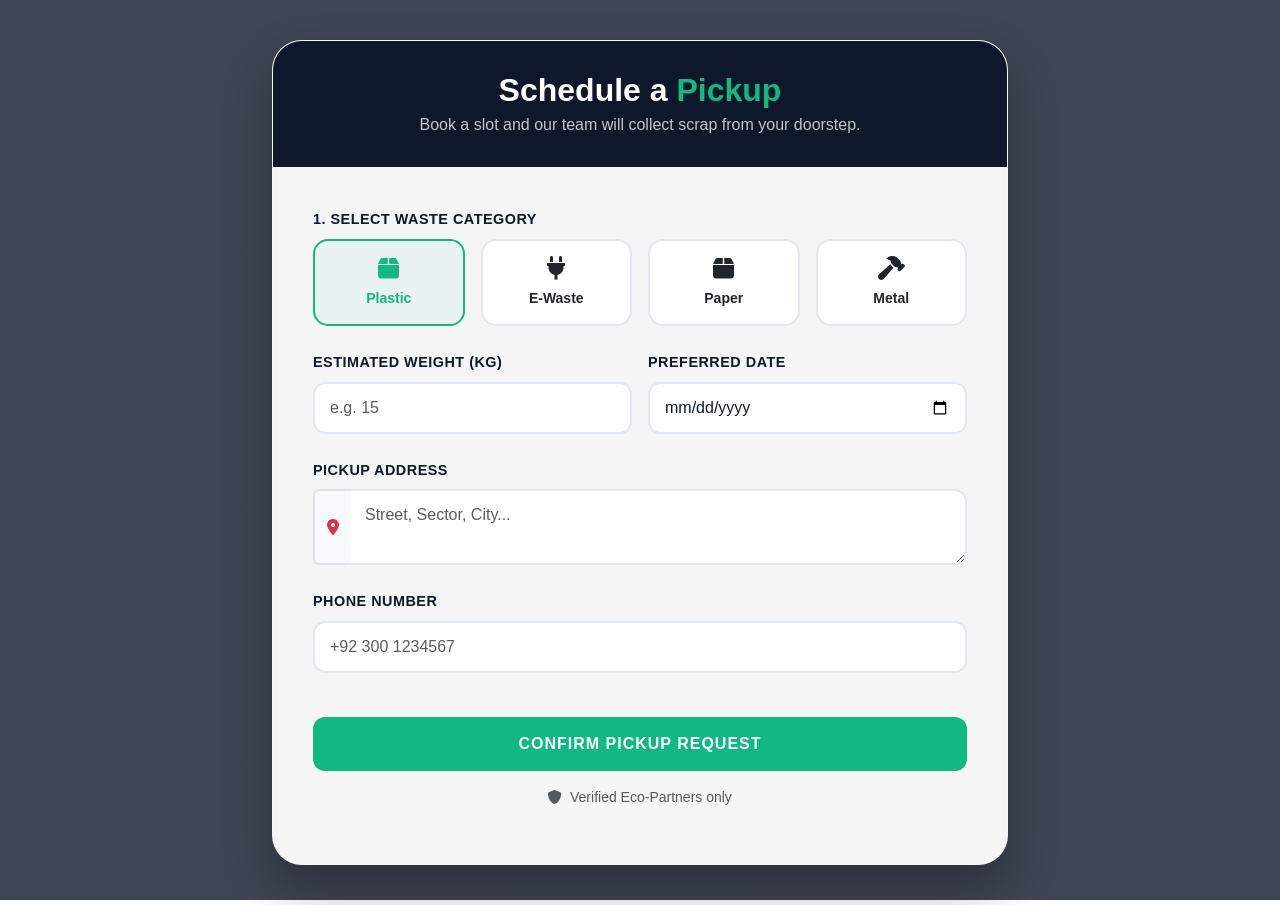
<file: pickup-request.html>
<!DOCTYPE html>
<html lang="en">
<head>
    <meta charset="UTF-8">
    <meta name="viewport" content="width=device-width, initial-scale=1.0">
    <title>Schedule Pickup | EcoSmart AI</title>
        <link rel="icon" type="image/png" href="https://media.istockphoto.com/id/1384532150/vector/recycle-symbol-inside-circle-with-leaves-zero-waste-concept.jpg?s=612x612&w=0&k=20&c=lQPT8cj_dpkQBxa1G4Y6RzDz5vLog6OmWERx-vGpF_Y=">
<link rel="apple-touch-icon" href="https://media.istockphoto.com/id/1384532150/vector/recycle-symbol-inside-circle-with-leaves-zero-waste-concept.jpg?s=612x612&w=0&k=20&c=lQPT8cj_dpkQBxa1G4Y6RzDz5vLog6OmWERx-vGpF_Y=">
   
    <link href="https://cdn.jsdelivr.net/npm/bootstrap@5.3.0/dist/css/bootstrap.min.css" rel="stylesheet">
    <link rel="stylesheet" href="https://cdnjs.cloudflare.com/ajax/libs/font-awesome/6.0.0/css/all.min.css">
    <style>
        :root {
            --primary-dark: #0f172a;
            --emerald: #10b981;
        }

        body {
            font-family: 'Inter', sans-serif;
            background: linear-gradient(rgba(15, 23, 42, 0.8), rgba(15, 23, 42, 0.8)), 
                        url('https://images.unsplash.com/photo-1532996122724-e3c354a0b15b?q=80&w=2070&auto=format&fit=crop');
            background-size: cover;
            background-attachment: fixed;
            min-height: 100vh;
            display: flex;
            align-items: center;
            padding: 40px 0;
        }

        .pickup-card {
            background: rgba(255, 255, 255, 0.95);
            backdrop-filter: blur(10px);
            border-radius: 30px;
            overflow: hidden;
            box-shadow: 0 25px 50px rgba(0,0,0,0.3);
            border: 1px solid rgba(255,255,255,0.2);
        }

        .form-header {
            background: var(--primary-dark);
            padding: 30px;
            color: white;
            text-align: center;
        }

        .form-body { padding: 40px; }

       
        .form-label {
            color: var(--primary-dark) !important;
            font-weight: 700;
            font-size: 0.9rem;
            text-transform: uppercase;
            letter-spacing: 0.5px;
            margin-bottom: 8px;
        }

        .form-control, .form-select {
            border: 2px solid #e2e8f0;
            border-radius: 12px;
            padding: 12px 15px;
            color: var(--primary-dark);
            font-weight: 500;
            transition: all 0.3s;
        }

        .form-control:focus {
            border-color: var(--emerald);
            box-shadow: 0 0 0 4px rgba(16, 185, 129, 0.1);
        }

        
        .category-item {
            border: 2px solid #e2e8f0;
            border-radius: 15px;
            padding: 15px;
            text-align: center;
            cursor: pointer;
            transition: 0.3s;
            background: white;
        }

        .category-item:hover { border-color: var(--emerald); }

        .category-item.active {
            border-color: var(--emerald);
            background: rgba(16, 185, 129, 0.05);
            color: var(--emerald);
        }

        .category-item i { font-size: 1.5rem; margin-bottom: 8px; }

        .btn-schedule {
            background: var(--emerald);
            color: white;
            padding: 15px;
            border-radius: 12px;
            font-weight: 800;
            text-transform: uppercase;
            letter-spacing: 1px;
            width: 100%;
            border: none;
            transition: 0.3s;
            margin-top: 20px;
        }

        .btn-schedule:hover {
            background: #059669;
            transform: translateY(-2px);
            box-shadow: 0 10px 20px rgba(16, 185, 129, 0.2);
        }
    </style>
</head>
<body>

<div class="container">
    <div class="row justify-content-center">
        <div class="col-lg-8">
            <div class="pickup-card">
                <div class="form-header">
                    <h2 class="fw-bold mb-1">Schedule a <span style="color: var(--emerald);">Pickup</span></h2>
                    <p class="opacity-75 mb-0">Book a slot and our team will collect scrap from your doorstep.</p>
                </div>

                <div class="form-body">
                    <form>
                        <div class="mb-4">
                            <label class="form-label">1. Select Waste Category</label>
                            <div class="row g-3">
                                <div class="col-md-3 col-6">
                                    <div class="category-item active">
                                         <i class="fas fa-box"></i>
                                        <div class="small fw-bold">Plastic</div>
                                    </div>
                                </div>
                                <div class="col-md-3 col-6">
                                    <div class="category-item">
                                        <i class="fas fa-plug"></i>
                                        <div class="small fw-bold">E-Waste</div>
                                    </div>
                                </div>
                                <div class="col-md-3 col-6">
                                    <div class="category-item">
                                        <i class="fas fa-box"></i>
                                        <div class="small fw-bold">Paper</div>
                                    </div>
                                </div>
                                <div class="col-md-3 col-6">
                                    <div class="category-item">
                                        <i class="fas fa-hammer"></i>
                                        <div class="small fw-bold">Metal</div>
                                    </div>
                                </div>
                            </div>
                        </div>

                        <div class="row g-3 mb-4">
                            <div class="col-md-6">
                                <label class="form-label">Estimated Weight (kg)</label>
                                <input type="number" class="form-control" placeholder="e.g. 15">
                            </div>
                            <div class="col-md-6">
                                <label class="form-label">Preferred Date</label>
                                <input type="date" class="form-control">
                            </div>
                        </div>

                        <div class="mb-4">
                            <label class="form-label">Pickup Address</label>
                            <div class="input-group">
                                <span class="input-group-text bg-light border-2 border-end-0"><i class="fas fa-map-marker-alt text-danger"></i></span>
                                <textarea class="form-control border-start-0" rows="2" placeholder="Street, Sector, City..."></textarea>
                            </div>
                        </div>

                        <div class="row g-3 mb-4">
                            <div class="col-md-12">
                                <label class="form-label">Phone Number</label>
                                <input type="tel" class="form-control" placeholder="+92 300 1234567">
                            </div>
                        </div>

                        <button type="submit" class="btn-schedule">Confirm Pickup Request</button>
                        
                        <p class="text-center text-muted mt-3 small">
                            <i class="fas fa-shield-alt me-1"></i> Verified Eco-Partners only
                        </p>
                    </form>
                </div>
            </div>
        </div>
    </div>
</div>

</body>
</html>
</file>
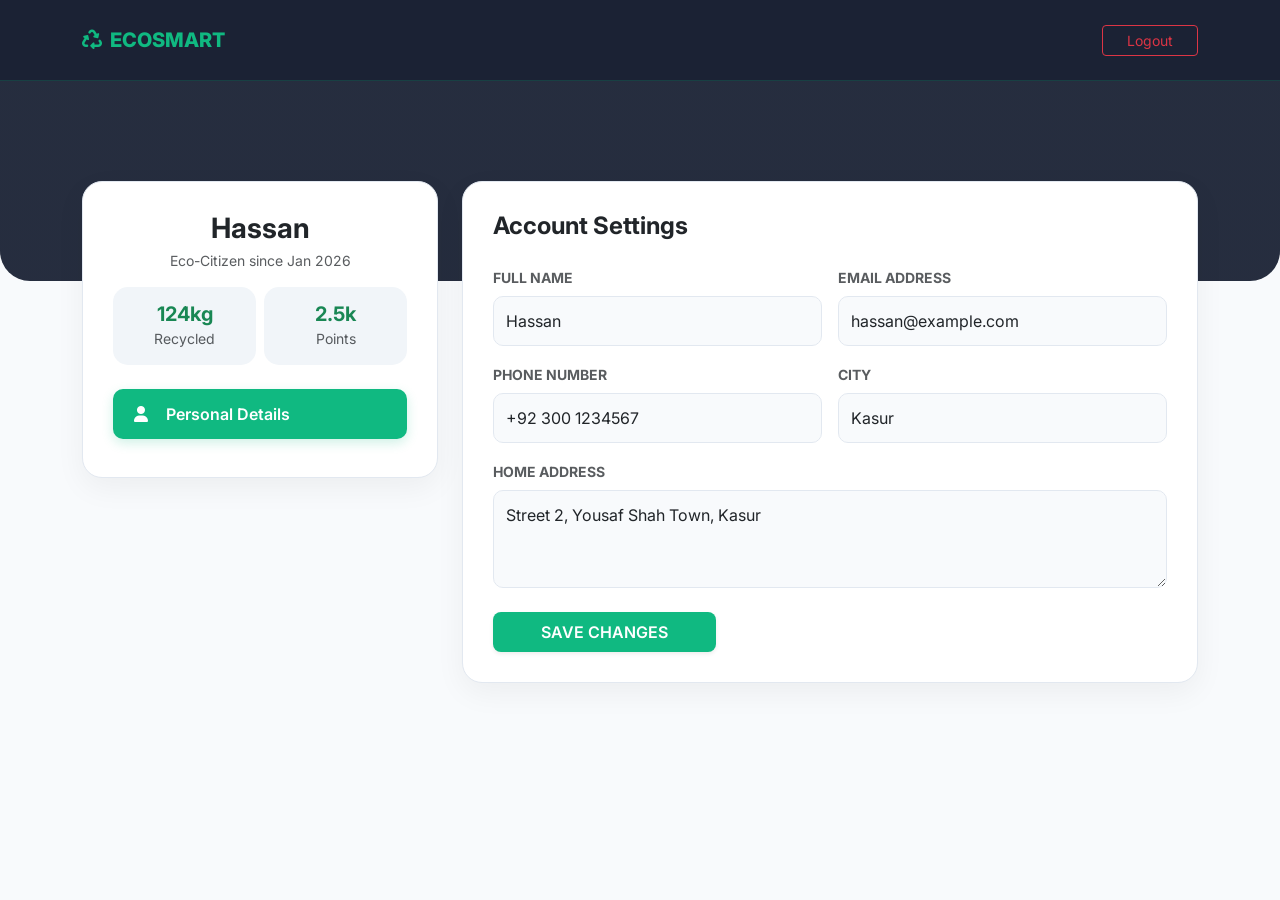
<file: profile.html>
<!DOCTYPE html>
<html lang="en">
<head>
    <meta charset="UTF-8">
    <meta name="viewport" content="width=device-width, initial-scale=1.0">
    <title>My Profile | EcoSmart </title>
        <link rel="icon" type="image/png" href="https://media.istockphoto.com/id/1384532150/vector/recycle-symbol-inside-circle-with-leaves-zero-waste-concept.jpg?s=612x612&w=0&k=20&c=lQPT8cj_dpkQBxa1G4Y6RzDz5vLog6OmWERx-vGpF_Y=">
<link rel="apple-touch-icon" href="https://media.istockphoto.com/id/1384532150/vector/recycle-symbol-inside-circle-with-leaves-zero-waste-concept.jpg?s=612x612&w=0&k=20&c=lQPT8cj_dpkQBxa1G4Y6RzDz5vLog6OmWERx-vGpF_Y=">
   
    <link href="https://cdn.jsdelivr.net/npm/bootstrap@5.3.0/dist/css/bootstrap.min.css" rel="stylesheet">
    <link href="https://fonts.googleapis.com/css2?family=Inter:wght@400;600;800&display=swap" rel="stylesheet">
    <link rel="stylesheet" href="style.css">
    <link rel="stylesheet" href="https://cdnjs.cloudflare.com/ajax/libs/font-awesome/6.0.0/css/all.min.css">
    <style>
        :root {
            --bg-light: #f8fafc;
        }
        body { background-color: var(--bg-light); }

        .profile-header {
            background: linear-gradient(rgba(15, 23, 42, 0.9), rgba(15, 23, 42, 0.9)), 
                        url('https://images.unsplash.com/photo-1611262588024-d12430b98920?q=80&w=1000');
            background-size: cover;
            height: 200px;
            border-bottom-left-radius: 30px;
            border-bottom-right-radius: 30px;
        }

        .profile-card {
            margin-top: -100px;
            background: white;
            border-radius: 20px;
            box-shadow: 0 10px 30px rgba(0,0,0,0.05);
            padding: 30px;
            border: 1px solid #e2e8f0;
        }

        .user-avatar-wrapper {
            position: relative;
            width: 150px;
            margin: 0 auto 20px;
        }

        .user-avatar {
            width: 150px;
            height: 150px;
            border-radius: 50%;
            border: 5px solid white;
            box-shadow: 0 5px 15px rgba(0,0,0,0.1);
            object-fit: cover;
        }

        .edit-avatar-btn {
            position: absolute;
            bottom: 5px;
            right: 5px;
            background: var(--accent-color);
            color: white;
            border-radius: 50%;
            width: 35px;
            height: 35px;
            display: flex;
            align-items: center;
            justify-content: center;
            border: 2px solid white;
            cursor: pointer;
        }

        .nav-pills .nav-link {
            color: #000000;
            font-weight: 600;
            padding: 12px 20px;
            border-radius: 10px;
        }

        .nav-pills .nav-link.active {
            background-color: var(--accent-color);
            color: white;
        }

        .stat-card-mini {
            background: #f1f5f9;
            padding: 15px;
            border-radius: 15px;
            text-align: center;
        }

        .form-control {
            background-color: #f8fafc;
            border: 1px solid #e2e8f0;
            padding: 12px;
            border-radius: 10px;
        }

        .nav-pills .nav-link {
    color: #000000 !important; 
    font-weight: 600;
    padding: 12px 20px;
    border-radius: 10px;
    transition: all 0.3s ease;
    background-color: transparent;
    margin-bottom: 8px;
    text-align: left;
    border: 1px solid transparent;
}

.nav-pills .nav-link:hover {
    background-color: #f1f5f9;
    color: var(--accent-color) !important;
}

.nav-pills .nav-link.active {
    background-color: #10b981 !important; 
    color: #ffffff !important; 
    box-shadow: 0 4px 12px rgba(16, 185, 129, 0.2);
}


.nav-pills .nav-link i {
    width: 20px;
    margin-right: 10px;
}
    </style>
</head>
<body>

    <nav class="navbar navbar-expand-lg sticky-top">
        <div class="container">
            <a class="navbar-brand" href="index.html"><i class="fas fa-recycle me-2"></i>ECOSMART </a>
            <div class="ms-auto">
                <a href="login.html" class="btn btn-outline-danger btn-sm px-4">Logout</a>
            </div>
        </div>
    </nav>

    <div class="profile-header"></div>

    <div class="container">
        <div class="row">
            <div class="col-lg-4">
                <div class="profile-card text-center mb-4">
                    <!-- <div class="user-avatar-wrapper">
                        <img src="https://i.pravatar.cc/150?u=johndoe" class="user-avatar" alt="User">
                        <div class="edit-avatar-btn"><i class="fas fa-camera"></i></div>
                    </div> -->
                    <h3 class="fw-bold text-dark mb-1">Hassan</h3>
                    <p class="text-muted small mb-3">Eco-Citizen since Jan 2026</p>
                    
                    <div class="row g-2 mb-4">
                        <div class="col-6">
                            <div class="stat-card-mini">
                                <h5 class="fw-bold text-success mb-0">124kg</h5>
                                <small class="text-muted">Recycled</small>
                            </div>
                        </div>
                        <div class="col-6">
                            <div class="stat-card-mini">
                                <h5 class="fw-bold text-success mb-0">2.5k</h5>
                                <small class="text-muted">Points</small>
                            </div>
                        </div>
                    </div>

                    <div class="nav flex-column nav-pills text-start">
                        <button class="nav-link active mb-2" data-bs-toggle="pill" data-bs-target="#personal-info"><i class="fas fa-user me-2"></i> Personal Details</button>
                        
                    </div>
                </div>
            </div>

            <div class="col-lg-8">
                <div class="profile-card mb-5">
                    <div class="tab-content">
                        
                        <div class="tab-pane fade show active" id="personal-info">
                            <h4 class="fw-bold text-dark mb-4">Account Settings</h4>
                            <form>
                                <div class="row g-3">
                                    <div class="col-md-6">
                                        <label class="form-label text-muted small fw-bold">FULL NAME</label>
                                        <input type="text" class="form-control" value="Hassan">
                                    </div>
                                    <div class="col-md-6">
                                        <label class="form-label text-muted small fw-bold">EMAIL ADDRESS</label>
                                        <input type="email" class="form-control" value="hassan@example.com">
                                    </div>
                                    <div class="col-md-6">
                                        <label class="form-label text-muted small fw-bold">PHONE NUMBER</label>
                                        <input type="tel" class="form-control" value="+92 300 1234567">
                                    </div>
                                    <div class="col-md-6">
                                        <label class="form-label text-muted small fw-bold">CITY</label>
                                        <input type="text" class="form-control" value="Kasur">
                                    </div>
                                    <div class="col-12">
                                        <label class="form-label text-muted small fw-bold">HOME ADDRESS</label>
                                        <textarea class="form-control" rows="3">Street 2, Yousaf Shah Town, Kasur</textarea>
                                    </div>
                                    <div class="col-12 mt-4">
                                        <button type="button" class="btn btn-ai px-5 py-2 shadow-sm">SAVE CHANGES</button>
                                    </div>
                                </div>
                            </form>
                        </div>

                        <div class="tab-pane fade" id="security">
                            <h4 class="fw-bold text-dark mb-4">Security Settings</h4>
                            <form>
                                <div class="mb-3">
                                    <label class="form-label text-muted small fw-bold">CURRENT PASSWORD</label>
                                    <input type="password" class="form-control" placeholder="••••••••">
                                </div>
                                <div class="mb-3">
                                    <label class="form-label text-muted small fw-bold">NEW PASSWORD</label>
                                    <input type="password" class="form-control" placeholder="Enter new password">
                                </div>
                                <div class="mb-4">
                                    <label class="form-label text-muted small fw-bold">CONFIRM PASSWORD</label>
                                    <input type="password" class="form-control" placeholder="Confirm new password">
                                </div>
                                <button type="button" class="btn btn-ai px-5">UPDATE PASSWORD</button>
                            </form>
                        </div>

                    </div>
                </div>
            </div>
        </div>
    </div>

    <script src="https://cdn.jsdelivr.net/npm/bootstrap@5.3.0/dist/js/bootstrap.bundle.min.js"></script>
</body>
</html>
</file>
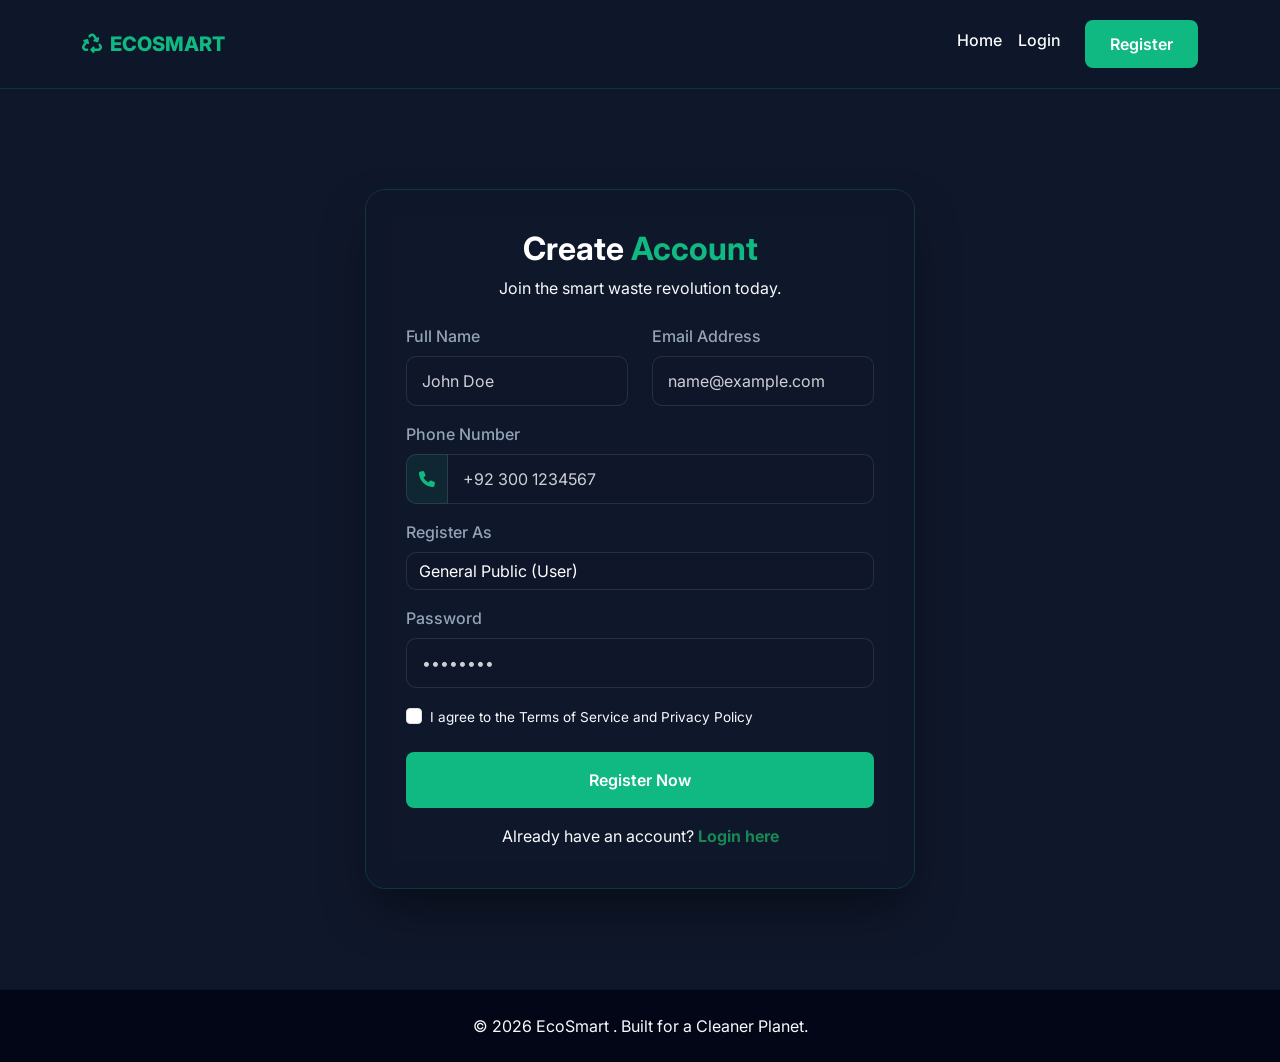
<file: register.html>
<!DOCTYPE html>
<html lang="en">
<head>
    <meta charset="UTF-8">
    <meta name="viewport" content="width=device-width, initial-scale=1.0">
    <title>Join EcoSmart  | Register</title>
        <link rel="icon" type="image/png" href="https://media.istockphoto.com/id/1384532150/vector/recycle-symbol-inside-circle-with-leaves-zero-waste-concept.jpg?s=612x612&w=0&k=20&c=lQPT8cj_dpkQBxa1G4Y6RzDz5vLog6OmWERx-vGpF_Y=">
<link rel="apple-touch-icon" href="https://media.istockphoto.com/id/1384532150/vector/recycle-symbol-inside-circle-with-leaves-zero-waste-concept.jpg?s=612x612&w=0&k=20&c=lQPT8cj_dpkQBxa1G4Y6RzDz5vLog6OmWERx-vGpF_Y=">
   
    <link href="https://cdn.jsdelivr.net/npm/bootstrap@5.3.0/dist/css/bootstrap.min.css" rel="stylesheet">
    <link href="https://fonts.googleapis.com/css2?family=Inter:wght@400;600;800&display=swap" rel="stylesheet">
    <link rel="stylesheet" href="style.css">
    <link rel="stylesheet" href="https://cdnjs.cloudflare.com/ajax/libs/font-awesome/6.0.0/css/all.min.css">
    <style>
        .auth-container {
            min-height: 100vh;
            display: flex;
            align-items: center;
            justify-content: center;
            background: linear-gradient(rgba(15, 23, 42, 0.9), rgba(15, 23, 42, 0.9)), 
                        url('https://img.freepik.com/free-photo/plastic-garbage-conveyor-belt-waste-recycling-factory-workers-background_1268-23440.jpg?w=1480');
            background-size: cover;
            background-position: center;
            padding: 80px 0;
        }
        .register-card {
            background: rgb(30 41 59 / 0%);
            backdrop-filter: blur(15px);
            border: 1px solid rgba(16, 185, 129, 0.2);
            border-radius: 20px;
            padding: 40px;
            width: 100%;
            max-width: 550px;
            box-shadow: 0 25px 50px -12px rgba(0, 0, 0, 0.5);
        }
        .form-control {
            background: rgba(15, 23, 42, 0.6);
            border: 1px solid rgba(255, 255, 255, 0.1);
            color: white;
            padding: 12px 15px;
            border-radius: 10px;
        }
        .form-control:focus {
            background: rgba(15, 23, 42, 0.8);
            border-color: var(--accent-color);
            color: white;
            box-shadow: none;
        }
        .form-label {
            color: var(--text-dim);
            font-weight: 500;
            margin-bottom: 8px;
        }
        .input-group-text {
            background: rgba(16, 185, 129, 0.1);
            border: 1px solid rgba(255, 255, 255, 0.1);
            color: var(--accent-color);
            border-radius: 10px 0 0 10px;
        }
        .form-select {
            background: rgba(15, 23, 42, 0.6);
            border: 1px solid rgba(255, 255, 255, 0.1);
            color: white;
            border-radius: 10px;
        }
        .form-control::placeholder {
            color: rgba(255, 255, 255, 0.8) !important;
            opacity: 1; /* Firefox fix */
        }
    </style>
</head>
<body>

    <nav class="navbar navbar-expand-lg sticky-top">
        <div class="container">
            <a class="navbar-brand" href="index.html"><i class="fas fa-recycle me-2"></i>ECOSMART </a>
            <div class="collapse navbar-collapse" id="navbarNav">
                <ul class="navbar-nav ms-auto">
                    <li class="nav-item"><a class="nav-link" href="index.html">Home</a></li>
                    <li class="nav-item"><a class="nav-link" href="login.html">Login</a></li>
                    <li class="nav-item ms-lg-3"><a class="btn btn-ai" href="register.html">Register</a></li>
                </ul>
            </div>
        </div>
    </nav>

    <section class="auth-container">
        <div class="container d-flex justify-content-center">
            <div class="register-card">
                <div class="text-center mb-4">
                    <h2 class="fw-bold text-white">Create <span style="color: var(--accent-color);">Account</span></h2>
                    <p class="text-dim">Join the smart waste revolution today.</p>
                </div>

                <form action="login.html">
                    <div class="row">
                        <div class="col-md-6 mb-3">
                            <label class="form-label">Full Name</label>
                            <input type="text" class="form-control" placeholder="John Doe" required>
                        </div>
                        <div class="col-md-6 mb-3">
                            <label class="form-label">Email Address</label>
                            <input type="email" class="form-control" placeholder="name@example.com" required>
                        </div>
                    </div>

                    <div class="mb-3">
                        <label class="form-label">Phone Number</label>
                        <div class="input-group">
                            <span class="input-group-text"><i class="fas fa-phone"></i></span>
                            <input type="tel" class="form-control" placeholder="+92 300 1234567" required>
                        </div>
                    </div>

                    <div class="mb-3">
                        <label class="form-label">Register As</label>
                        <select class="form-select">
                            <option value="public">General Public (User)</option>
                            <option value="dealer">Scrap Dealer</option>
                        </select>
                    </div>

                    <div class="mb-3">
                        <label class="form-label">Password</label>
                        <input type="password" class="form-control" placeholder="••••••••" required>
                    </div>

                    <div class="mb-4 form-check">
                        <input type="checkbox" class="form-check-input" id="terms">
                        <label class="form-check-label text-dim" for="terms" style="font-size: 0.85rem;">
                            I agree to the Terms of Service and Privacy Policy
                        </label>
                    </div>

                    <button type="submit" class="btn btn-ai w-100 py-3 mb-3">Register Now</button>
                    <script>
                        document.querySelector('form').addEventListener('submit', function(e) {
                            e.preventDefault();
                            const role = document.querySelector('select').value;
                            if (role === 'public') {
                                window.location.href = 'general-public-dashboard.html';
                            } else {
                                window.location.href = 'scrap-dealer-dashboard.html';
                            }
                        });
                    </script>
                    <div class="text-center">
                        <p class="text-dim mb-0">Already have an account? <a href="login.html" class="text-success text-decoration-none fw-bold">Login here</a></p>
                    </div>
                </form>
            </div>
        </div>
    </section>

    <footer class="py-4 text-center">
        <div class="container">
            <p class="text-dim mb-0">&copy; 2026 EcoSmart . Built for a Cleaner Planet.</p>
        </div>
    </footer>

    <script src="https://cdn.jsdelivr.net/npm/bootstrap@5.3.0/dist/js/bootstrap.bundle.min.js"></script>
</body>
</html>
</file>
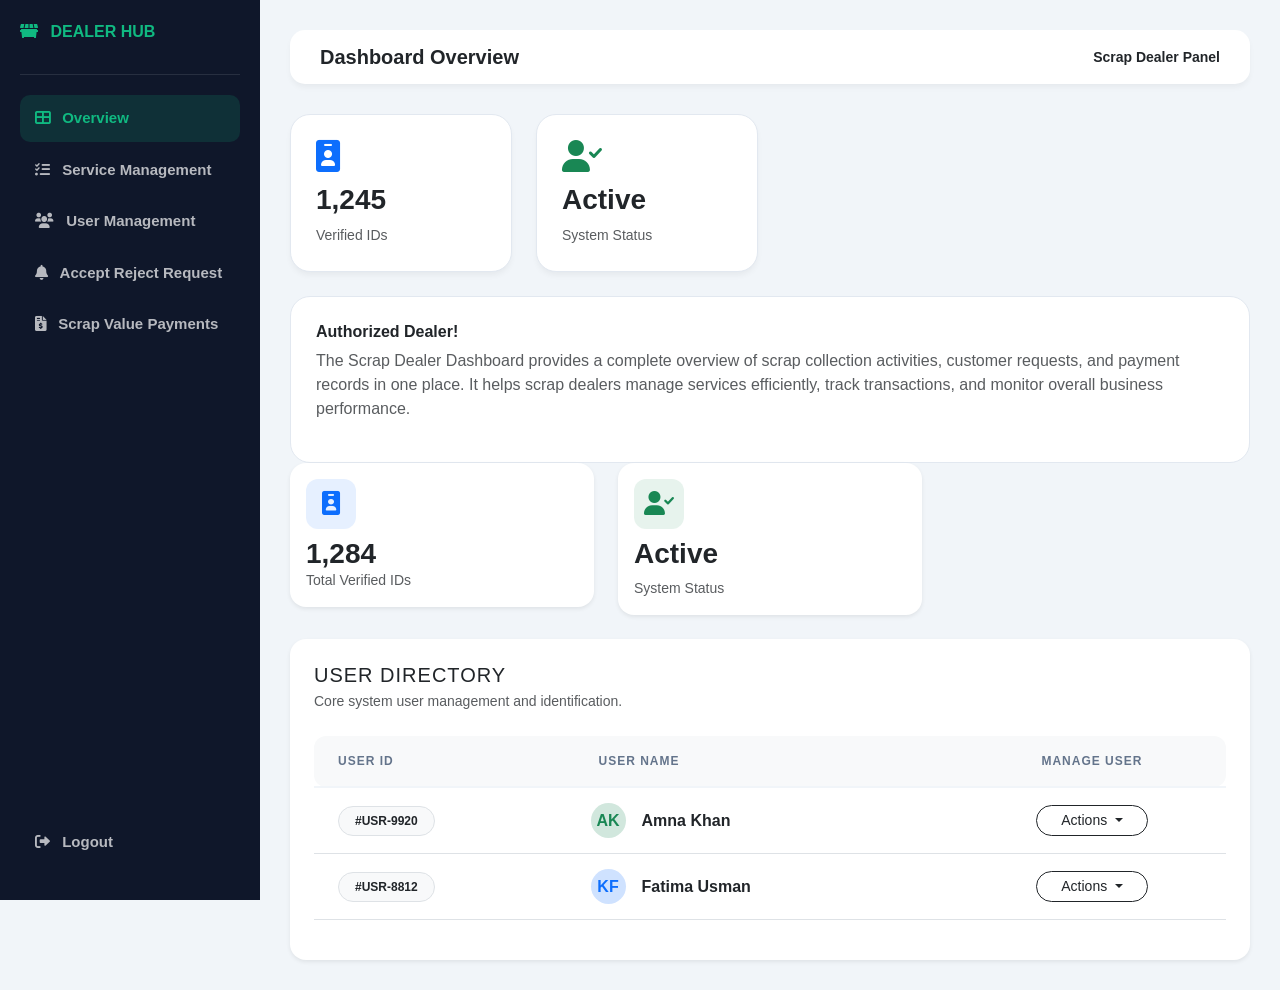
<file: scrap-dealer-dashboard.html>
<!doctype html>
<html lang="en">
  <head>
    <meta charset="UTF-8" />
    <meta name="viewport" content="width=device-width, initial-scale=1.0" />
        <link rel="icon" type="image/png" href="https://media.istockphoto.com/id/1384532150/vector/recycle-symbol-inside-circle-with-leaves-zero-waste-concept.jpg?s=612x612&w=0&k=20&c=lQPT8cj_dpkQBxa1G4Y6RzDz5vLog6OmWERx-vGpF_Y=">
<link rel="apple-touch-icon" href="https://media.istockphoto.com/id/1384532150/vector/recycle-symbol-inside-circle-with-leaves-zero-waste-concept.jpg?s=612x612&w=0&k=20&c=lQPT8cj_dpkQBxa1G4Y6RzDz5vLog6OmWERx-vGpF_Y=">
   
    <link rel="icon" type="image/png" href="https://media.istockphoto.com/id/1384532150/vector/recycle-symbol-inside-circle-with-leaves-zero-waste-concept.jpg?s=612x612&w=0&k=20&c=lQPT8cj_dpkQBxa1G4Y6RzDz5vLog6OmWERx-vGpF_Y=">
<link rel="apple-touch-icon" href="https://media.istockphoto.com/id/1384532150/vector/recycle-symbol-inside-circle-with-leaves-zero-waste-concept.jpg?s=612x612&w=0&k=20&c=lQPT8cj_dpkQBxa1G4Y6RzDz5vLog6OmWERx-vGpF_Y=">
   
<title>Service Dashboard | EcoSmart </title>
    <link
      href="https://cdn.jsdelivr.net/npm/bootstrap@5.3.0/dist/css/bootstrap.min.css"
      rel="stylesheet"
    />
    <link
      rel="stylesheet"
      href="https://cdnjs.cloudflare.com/ajax/libs/font-awesome/6.0.0/css/all.min.css"
    />
    <style>
      :root {
        --sidebar-bg: #0f172a;
        --accent: #10b981;
        --bg-body: #f1f5f9;
      }

      body {
        font-family: "Inter", sans-serif;
        background-color: var(--bg-body);
        overflow-x: hidden;
      }

      .sidebar {
        width: 260px;
        height: 100vh;
        background: var(--sidebar-bg);
        position: fixed;
        left: 0;
        top: 0;
        padding: 20px;
        color: white;
        z-index: 1000;
      }

      .brand-logo {
        font-size: 1rem;
        font-weight: 800;
        color: var(--accent);
        padding-bottom: 30px;
        border-bottom: 1px solid rgba(255, 255, 255, 0.1);
        margin-bottom: 20px;
      }

      .nav-link {
        color: rgba(255, 255, 255, 0.7) !important;
        font-weight: 600;
        padding: 12px 15px;
        border-radius: 10px;
        margin-bottom: 5px;
        transition: 0.3s;
        cursor: pointer;
      }

      .nav-link:hover,
      .nav-link.active {
        background: rgba(16, 185, 129, 0.15);
        color: var(--accent) !important;
      }

      .main-content {
        margin-left: 260px;
        padding: 30px;
      }

      .dash-nav {
        background: white;
        padding: 15px 30px;
        border-radius: 15px;
        display: flex;
        justify-content: space-between;
        align-items: center;
        box-shadow: 0 4px 6px -1px rgba(0, 0, 0, 0.05);
        margin-bottom: 30px;
      }

      .tab-section {
        display: none;
        animation: fadeIn 0.4s ease-in-out;
      }
      .tab-section.active {
        display: block;
      }

      @keyframes fadeIn {
        from {
          opacity: 0;
          transform: translateY(10px);
        }
        to {
          opacity: 1;
          transform: translateY(0);
        }
      }

      .stat-card {
        background: white;
        padding: 25px;
        border-radius: 20px;
        border: 1px solid #e2e8f0;
      }
      .data-card {
        background: white;
        border-radius: 20px;
        padding: 25px;
        border: 1px solid #e2e8f0;
      }

      .btn-accept {
        background: var(--accent);
        color: white;
        border: none;
        padding: 6px 15px;
        border-radius: 50px;
        font-weight: 700;
        font-size: 0.85rem;
      }
      .btn-reject {
        background: transparent;
        color: #dc3545;
        border: 2px solid #dc3545;
        padding: 5px 15px;
        border-radius: 50px;
        font-weight: 700;
        font-size: 0.85rem;
      }
      .btn-accept:hover {
        background: #059669;
      }

      .badge-type {
        background: #f1f5f9;
        color: #0f172a;
        padding: 5px 10px;
        border-radius: 8px;
        font-size: 0.8rem;
        font-weight: 600;
      }

      .stat-card {
        background: white;
        padding: 25px;
        border-radius: 20px;
        border: 1px solid #e2e8f0;
        box-shadow: 0 4px 6px -1px rgba(0, 0, 0, 0.05);
        transition: 0.3s;
      }

      .stat-card:hover {
        transform: translateY(-5px);
      }

      .icon-box {
        width: 50px;
        height: 50px;
        border-radius: 12px;
        display: flex;
        align-items: center;
        justify-content: center;
        font-size: 1.2rem;
        margin-bottom: 15px;
      }

      .data-table-card {
        background: white;
        border-radius: 20px;
        padding: 25px;
        border: 1px solid #e2e8f0;
      }

      .table thead th {
        color: #64748b; 
        text-transform: uppercase;
        font-size: 0.75rem;
        letter-spacing: 1px;
        border-bottom: 2px solid #f1f5f9;
      }

      .table tbody td {
        color: #1e293b; 
        font-weight: 500;
        vertical-align: middle;
        padding: 15px 0;
      }

      .status-pill {
        padding: 5px 12px;
        border-radius: 50px;
        font-size: 0.8rem;
        font-weight: 700;
      }

      .status-pending {
        background: #fef3c7;
        color: #92400e;
      }
      .status-completed {
        background: #dcfce7;
        color: #166534;
      }
      .sidebar .nav-link {
        font-size: 15px;
      }
    </style>
  </head>
  <body>
    <div class="sidebar">
      <div class="brand-logo">
        <i class="fas fa-dumpster me-2"></i> DEALER HUB
      </div>
      <nav class="nav flex-column">
        <a class="nav-link active" onclick="showTab('overview', this)"
          ><i class="fas fa-th-large me-2"></i> Overview</a
        >
        <a class="nav-link" onclick="showTab('services', this)"
          ><i class="fas fa-tasks me-2"></i> Service Management</a
        >
        <a class="nav-link" onclick="showTab('user', this)"
          ><i class="fas fa-users me-2"></i> User Management</a
        >
        <a class="nav-link" onclick="showTab('requests', this)"
          ><i class="fas fa-bell me-2"></i> Accept Reject Request</a
        >
        <a class="nav-link" onclick="showTab('payments', this)"
          ><i class="fas fa-file-invoice-dollar me-2"></i> Scrap Value
          Payments</a
        >
      </nav>
      <div style="position: absolute; bottom: 30px; width: calc(100% - 40px)">
        <a
          class="nav-link text-danger"
          onclick="window.location.href = 'index.html'"
          ><i class="fas fa-sign-out-alt me-2"></i> Logout</a
        >
      </div>
    </div>
    <div class="main-content">
      <div class="dash-nav">
        <h5 class="mb-0 fw-bold text-dark" id="current-tab-title">
          Dashboard Overview
        </h5>
        <div class="d-flex align-items-center">
          <!-- <img
            src="https://i.pravatar.cc/150?u=dealer"
            class="rounded-circle me-2"
            width="35"
          /> -->
          <span class="fw-bold text-dark small">Scrap Dealer Panel</span>
        </div>
      </div>

      <div id="overview" class="tab-section active">
        <div class="row g-4 mb-4">
          <div class="col-md-3">
            <div class="stat-card">
              <div class="text-primary mb-2">
                <i class="fas fa-id-badge fa-2x"></i>
              </div>
              <h3 class="fw-bold">1,245</h3>
              <p class="text-muted small mb-0">Verified IDs</p>
            </div>
          </div>
          <div class="col-md-3">
            <div class="stat-card">
              <div class="text-success mb-2">
                <i class="fas fa-user-check fa-2x"></i>
              </div>
              <h3 class="fw-bold">Active</h3>
              <p class="text-muted small mb-0">System Status</p>
            </div>
          </div>
        </div>
        <div class="data-card">
          <h6><strong>Authorized Dealer!</strong></h6>
          <p class="text-muted">
           The Scrap Dealer Dashboard provides a complete overview of scrap collection activities, customer requests, and payment records in one place. It helps scrap dealers manage services efficiently, track transactions, and monitor overall business performance.
          </p>
        </div>
      </div>

      <div id="services" class="tab-section">
        <div class="d-flex justify-content-between align-items-center mb-4">
          <div>
            <h4 class="fw-bold text-dark mb-1">Service Management</h4>
            <p class="text-muted small">
              Manage scrap collection requests and material categories
            </p>
          </div>
          <div class="d-flex gap-2">
            <!-- <button class="btn btn-outline-primary btn-sm fw-bold px-3">
              <i class="fas fa-list me-1"></i> Manage Categories
            </button> -->
            <!-- <button class="btn btn-success btn-sm fw-bold px-3">
              <i class="fas fa-plus me-1"></i> Add Pickup Request
            </button> -->
            <a href="pickup-request.html" class="btn btn-success btn-sm fw-bold px-3"> + Add Pickup Request</a>
          </div>
        </div>

        <div class="row g-4 mb-4">
          <div class="col-md-3">
            <div class="stat-card">
              <div class="icon-box bg-primary bg-opacity-10 text-primary">
                <i class="fas fa-calendar-check"></i>
              </div>
              <h3 class="fw-bold text-dark">24</h3>
              <p class="text-muted small mb-0">Total Pickups Today</p>
            </div>
          </div>
          <div class="col-md-3">
            <div class="stat-card">
              <div class="icon-box bg-success bg-opacity-10 text-success">
                <i class="fas fa-weight-hanging"></i>
              </div>
              <h3 class="fw-bold text-dark">480kg</h3>
              <p class="text-muted small mb-0">Recycled Weight</p>
            </div>
          </div>
          <div class="col-md-3">
            <div class="stat-card">
              <div class="icon-box bg-warning bg-opacity-10 text-warning">
                <i class="fas fa-clock"></i>
              </div>
              <h3 class="fw-bold text-dark">03</h3>
              <p class="text-muted small mb-0">Pending Requests</p>
            </div>
          </div>
          <div class="col-md-3">
            <div class="stat-card">
              <div class="icon-box bg-info bg-opacity-10 text-info">
                <i class="fas fa-wallet"></i>
              </div>
              <h3 class="fw-bold text-dark">Rs. 45k</h3>
              <p class="text-muted small mb-0">Cash Payment</p>
            </div>
          </div>
        </div>

        <div class="data-table-card">
          <div class="d-flex justify-content-between align-items-center mb-4">
            <div class="d-flex align-items-center gap-3">
              <!-- <h6 class="fw-bold text-dark mb-0">Pickup Activity</h6>
              <select class="form-select form-select-sm w-auto">
                <option>All Status</option>
                <option>Pending</option>
                <option>Completed</option>
              </select> -->
            </div>
            <!-- <button class="btn btn-sm btn-outline-secondary">
              <i class="fas fa-download me-1"></i> Export CSV
            </button> -->
          </div>

          <div class="table-responsive">
            <table class="table align-middle">
              <thead>
                <tr>
                  <th>User</th>
                  <th>Material</th>
                  <th>Weight</th>
                  <th>Date</th>
                  <th>Status</th>
                  <th class="text-end">Actions</th>
                </tr>
              </thead>
              <tbody>
                <tr>
                  <td>
                    <div class="d-flex align-items-center">
                      <div
                        class="bg-light rounded-circle p-2 me-2 text-center"
                        style="width: 35px; height: 35px; font-size: 0.8rem"
                      >
                        AK
                      </div>
                      <span>Amna Khan</span>
                    </div>
                  </td>
                  <td><span class="badge-type">Plastic (PET)</span></td>
                  <td><strong>12 kg</strong></td>
                  <td>Oct 24, 2026</td>
                  <td>
                    <span class="status-pill status-completed">Completed</span>
                  </td>
                  <td class="text-end">
                    <button
                      class="btn btn-sm btn-light text-primary me-1"
                      title="Edit"
                    >
                      <i class="fas fa-edit"></i>
                    </button>
                    <button
                      class="btn btn-sm btn-light text-danger me-1"
                      title="Delete"
                    >
                      <i class="fas fa-trash"></i>
                    </button>
                    <button
                      class="btn btn-sm btn-light text-muted"
                      title="View Details"
                    >
                      <i class="fas fa-external-link-alt"></i>
                    </button>
                  </td>
                </tr>
                <tr>
                  <td>
                    <div class="d-flex align-items-center">
                      <div
                        class="bg-light rounded-circle p-2 me-2 text-center"
                        style="width: 35px; height: 35px; font-size: 0.8rem"
                      >
                        KF
                      </div>
                      <span>Fatima Usman</span>
                    </div>
                  </td>
                  <td><span class="badge-type">Metal Scrap</span></td>
                  <td><strong>45 kg</strong></td>
                  <td>Oct 25, 2026</td>
                  <td>
                    <span class="status-pill status-pending">Pending</span>
                  </td>
                  <td class="text-end">
                    <button
                      class="btn btn-sm btn-light text-primary me-1"
                      title="Edit"
                    >
                      <i class="fas fa-edit"></i>
                    </button>
                    <button
                      class="btn btn-sm btn-light text-danger me-1"
                      title="Delete"
                    >
                      <i class="fas fa-trash"></i>
                    </button>
                    <button
                      class="btn btn-sm btn-light text-muted"
                      title="View Details"
                    >
                      <i class="fas fa-external-link-alt"></i>
                    </button>
                  </td>
                </tr>
              </tbody>
            </table>
          </div>
        </div>
      </div>

  <div id="user" class="tab-section active">
    <div class="row g-4 mb-4">
        <div class="col-md-4">
            <div class="stat-card border-0 shadow-sm p-3 rounded-4 bg-white">
                <div class="icon-box bg-primary bg-opacity-10 text-primary mb-2">
                    <i class="fas fa-id-badge fa-lg"></i>
                </div>
                <h3 class="fw-bold text-dark mb-0">1,284</h3>
                <p class="text-muted small mb-0">Total Verified IDs</p>
            </div>
        </div>
        <div class="col-md-4">
            <div class="stat-card border-0 shadow-sm p-3 rounded-4 bg-white">
                <div class="icon-box bg-success bg-opacity-10 text-success mb-2">
                    <i class="fas fa-user-check fa-lg"></i>
                </div>
                <h3 class="fw-bold text-dark">Active</h3>
                <p class="text-muted small mb-0">System Status</p>
            </div>
        </div>
        <!-- <div class="col-md-4 text-end">
             <button class="btn btn-success rounded-pill px-4 py-3 fw-bold shadow-sm w-100" style="background: #10b981; border:none;">
                <i class="fas fa-plus-circle me-2"></i>Register New User
            </button>
        </div> -->
    </div>

    <div class="data-table-card p-4 rounded-4 shadow-sm border-0 bg-white">
        <div class="d-flex justify-content-between align-items-center mb-4">
            <div>
                <h5 class="fw-800 text-dark mb-1 text-uppercase" style="letter-spacing: 1px;">User Directory</h5>
                <p class="text-muted small mb-0">Core system user management and identification.</p>
            </div>
            <!-- <div class="search-box">
                <div class="input-group input-group-sm border rounded-pill overflow-hidden">
                    <span class="input-group-text bg-white border-0"><i class="fas fa-search text-muted"></i></span>
                    <input type="text" class="form-control border-0 shadow-none" placeholder="Find by ID or Name...">
                </div>
            </div> -->
        </div>

        <div class="table-responsive">
            <table class="table table-hover align-middle">
                <thead class="table-light border-0">
                    <tr>
                        <th class="ps-4 py-3" style="border-radius: 12px 0 0 12px;">User ID</th>
                        <th class="py-3">User Name</th>
                        <th class="text-center py-3" style="border-radius: 0 12px 12px 0;">Manage User</th>
                    </tr>
                </thead>
                <tbody class="border-top-0">
                    <tr>
                        <td class="ps-4">
                            <span class="badge bg-light text-dark border px-3 py-2 rounded-pill fw-bold">
                                #USR-9920
                            </span>
                        </td>
                        <td>
                            <div class="d-flex align-items-center gap-3">
                                <div class="avatar-sm bg-success-subtle text-success rounded-circle d-flex align-items-center justify-content-center fw-bold" style="width: 35px; height: 35px;">
                                    AK
                                </div>
                                <span class="fw-bold text-dark">Amna Khan</span>
                            </div>
                        </td>
                        <td class="text-center">
                            <div class="dropdown">
                                <button class="btn btn-sm btn-outline-dark rounded-pill px-4 dropdown-toggle shadow-none" type="button" data-bs-toggle="dropdown">
                                    Actions
                                </button>
                                <ul class="dropdown-menu dropdown-menu-end shadow border-0 rounded-3">
                                    <li><a class="dropdown-item py-2" href="#"><i class="fas fa-user-edit me-2 text-primary"></i> Edit Profile</a></li>
                                    <li><a class="dropdown-item py-2" href="#"><i class="fas fa-history me-2 text-info"></i> View Pickups</a></li>
                                    <li><hr class="dropdown-divider"></li>
                                    <li><a class="dropdown-item py-2 text-danger" href="#"><i class="fas fa-user-slash me-2"></i> Suspend User</a></li>
                                </ul>
                            </div>
                        </td>
                    </tr>

                    <tr>
                        <td class="ps-4">
                            <span class="badge bg-light text-dark border px-3 py-2 rounded-pill fw-bold">
                                #USR-8812
                            </span>
                        </td>
                        <td>
                            <div class="d-flex align-items-center gap-3">
                                <div class="avatar-sm bg-primary-subtle text-primary rounded-circle d-flex align-items-center justify-content-center fw-bold" style="width: 35px; height: 35px;">
                                    KF
                                </div>
                                <span class="fw-bold text-dark">Fatima Usman</span>
                            </div>
                        </td>
                        <td class="text-center">
                            <div class="dropdown">
                                <button class="btn btn-sm btn-outline-dark rounded-pill px-4 dropdown-toggle shadow-none" type="button" data-bs-toggle="dropdown">
                                    Actions
                                </button>
                                <ul class="dropdown-menu shadow border-0 rounded-3">
                                    <li><a class="dropdown-item py-2" href="#"><i class="fas fa-user-edit me-2"></i> Edit</a></li>
                                    <li><a class="dropdown-item py-2 text-danger" href="#"><i class="fas fa-trash-alt me-2"></i> Remove</a></li>
                                </ul>
                            </div>
                        </td>
                    </tr>
                </tbody>
            </table>
        </div>
    </div>
</div>
      <div id="requests" class="tab-section">
        <div class="d-flex justify-content-between align-items-center mb-4">
          <div>
            <h4 class="fw-bold text-dark mb-1">Incoming Requests</h4>
            <p class="text-muted small">
              New pickup requests from customers waiting for your approval
            </p>
          </div>
          <!-- <span class="badge bg-danger rounded-pill px-3 py-2"
            >3 New Requests</span
          > -->
        </div>

        <div class="data-table-card">
          <div class="table-responsive">
            <table class="table align-middle">
              <thead>
                <tr>
                  <th>Customer</th>
                  <th>Material Info</th>
                  <th>Estimated Weight</th>
                  <th>Location</th>
                  <th>Time Slot</th>
                  <th class="text-end">Action</th>
                </tr>
              </thead>
              <tbody>
                <tr>
                  <td>
                    <div class="fw-bold text-dark">Fatima Usman</div>
                    <div class="text-muted small">ID: #REQ-1022</div>
                  </td>
                  <td><span class="badge-type">Iron / Steel</span></td>
                  <td><strong>~20 kg</strong></td>
                  <td>
                    <i class="fas fa-map-marker-alt text-danger me-1"></i> Mushtaq Colony, KSR
                  </td>
                  <td>Today, 4:00 PM</td>
                  <td class="text-end">
                    <button
                      class="btn-reject me-2"
                      onclick="confirmAction('Reject')"
                    >
                      Reject
                    </button>
                    <button
                      class="btn-accept"
                      onclick="confirmAction('Accept')"
                    >
                      Accept
                    </button>
                  </td>
                </tr>
                <tr>
                  <td>
                    <div class="fw-bold text-dark">Amna Irfan</div>
                    <div class="text-muted small">ID: #REQ-1025</div>
                  </td>
                  <td><span class="badge-type">Mixed Paper</span></td>
                  <td><strong>~15 kg</strong></td>
                  <td>
                    <i class="fas fa-map-marker-alt text-danger me-1"></i>
                    Yousaf Colony, KSR
                  </td>
                  <td>Tomorrow, 11:00 AM</td>
                  <td class="text-end">
                    <button class="btn-reject me-2">Reject</button>
                    <button class="btn-accept">Accept</button>
                  </td>
                </tr>
              </tbody>
            </table>
          </div>
        </div>
      </div>
<div id="payments" class="tab-section ">
    <div class="row g-4 mb-4">
        <div class="col-md-8">
            <h4 class="fw-bold text-dark mb-1">Payments & Valuations</h4>
            <p class="text-muted small">Calculate scrap value and process instant payouts to customers.</p>
        </div>
        <div class="col-md-4 text-end">
            <div class="p-3 bg-white rounded-4 shadow-sm border-start border-4 border-success">
                <span class="text-muted small fw-bold">TOTAL DISBURSED</span>
                <h3 class="fw-bold text-success mb-0">Rs. 184,200</h3>
            </div>
        </div>
    </div>

    <div class="row g-4">
        <div class="col-lg-5">
            <div class="data-table-card p-4 rounded-4 shadow-sm border-0 bg-white">
                <h6 class="fw-800 text-dark mb-4 text-uppercase" style="letter-spacing: 1px;">
                    <i class="fas fa-calculator me-2 text-success"></i>Value Calculator
                </h6>
                
                <form>
                    <div class="mb-3">
                        <label class="form-label small fw-bold">Scrap Type</label>
                        <select class="form-select bg-light border-0 shadow-none py-2">
                            <option selected>Select Material Type</option>
                            <option>Plastic (PET Grade A)</option>
                            <option>Plastic (Mixed)</option>
                            <option>Metal (Copper Wire)</option>
                            <option>Metal (Aluminium)</option>
                            <option>Paper (Cardboard)</option>
                        </select>
                    </div>

                    <div class="row g-3 mb-3">
                        <div class="col-6">
                            <label class="form-label small fw-bold">Price Rate (per kg)</label>
                            <div class="input-group">
                                <span class="input-group-text bg-light border-0">Rs.</span>
                                <input type="number" class="form-control bg-light border-0 shadow-none" placeholder="40">
                            </div>
                        </div>
                        <div class="col-6">
                            <label class="form-label small fw-bold">Weight (kg)</label>
                            <input type="number" class="form-control bg-light border-0 shadow-none" placeholder="15">
                        </div>
                    </div>

                    <div class="p-3 rounded-4 mb-4 text-center" style="background: #f0fdf4; border: 1px dashed #10b981;">
                        <span class="text-muted small d-block">Calculated Value</span>
                        <h2 class="fw-bold text-success mb-0">Rs. 600</h2>
                    </div>

                    <!-- <button type="button" class="btn btn-success w-100 py-3 fw-bold rounded-pill shadow-lg border-0" style="background: #10b981;">
                        <i class="fas fa-check-circle me-2"></i>PROCESS PAYMENT
                    </button> -->
                </form>
            </div>
        </div>

        <div class="col-lg-7">
            <div class="data-table-card p-0 rounded-4 shadow-sm border-0 bg-white overflow-hidden">
                <div class="p-4 border-bottom d-flex justify-content-between align-items-center">
                    <h6 class="fw-bold text-dark mb-0">Recent Payout Ledger</h6>
                    <!-- <button class="btn btn-sm btn-outline-success rounded-pill px-3">View All</button> -->
                </div>
                <div class="table-responsive">
                    <table class="table table-hover align-middle mb-0">
                        <thead class="bg-light">
                            <tr>
                                <th class="ps-4">Transaction</th>
                                <th>Scrap Type</th>
                                <th>Rate/Value</th>
                                <th class="pe-4">Status</th>
                            </tr>
                        </thead>
                        <tbody>
                            <tr>
                                <td class="ps-4">
                                    <div class="fw-bold">#TRX-9901</div>
                                    <div class="text-muted small">Amna Khan</div>
                                </td>
                                <td><span class="badge bg-light text-success">PET Plastic</span></td>
                                <td>
                                    <div class="small">15kg @ 40</div>
                                    <div class="fw-bold">Rs. 600</div>
                                </td>
                                <td class="pe-4">
                                    <span class="badge rounded-pill bg-success-subtle text-success border border-success">Success</span>
                                </td>
                            </tr>
                            </tbody>
                    </table>
                </div>
            </div>
        </div>
    </div>
</div>
    </div>

    <script>
      function showTab(tabId, element) {
        // Update Active Link
        document
          .querySelectorAll(".nav-link")
          .forEach((link) => link.classList.remove("active"));
        element.classList.add("active");

        // Show Section
        document
          .querySelectorAll(".tab-section")
          .forEach((section) => section.classList.remove("active"));
        document.getElementById(tabId).classList.add("active");

        // Update Title
        const titleMap = {
          overview: "Dashboard Overview",
          services: "Service Management",
          user: "User Management",
          requests: "Accept Reject Requests",
          payments: "Scrap Value Payment ",
        };
        document.getElementById("current-tab-title").innerText =
          titleMap[tabId];
      }
    </script>
  </body>
</html>
</file>
<file: style.css>
:root {
    --primary-bg: #0f172a;
    --secondary-bg: #1e293b;
    --accent-color: #10b981;
    --text-main: #f8fafc;
    --text-dim: #94a3b8;
    --transition: all 0.3s ease;
}

body {
    background-color: var(--primary-bg);
    color: var(--text-main);
    font-family: 'Inter', sans-serif;
}

.hero-section {
    position: relative;
    padding: 35px 0;
    background: linear-gradient(rgba(15, 23, 42, 0.8), rgba(15, 23, 42, 0.8)), 
                url('https://img.freepik.com/free-photo/view-robot-tending-maintaining-gardens_23-2151803935.jpg?t=st=1770303958~exp=1770307558~hmac=a2c969166c141b6384a92f45a8c31f8fcbfa938933e6fd2fd0078704e46ce3da&w=1480');
    background-size: cover;
    background-position: center;
    background-attachment: fixed; 
}

.navbar {
    background-color: rgba(15, 23, 42, 0.95);
    border-bottom: 1px solid rgba(16, 185, 129, 0.2);
    backdrop-filter: blur(10px);
    padding: 20px !important;
}

.nav-link { color: var(--text-main) !important; font-weight: 500; }
.nav-link:hover { color: var(--accent-color) !important; }
.navbar-brand { font-weight: 800; color: var(--accent-color) !important; }

.btn-ai { background-color: var(--accent-color); color: white; border: none; padding: 12px 25px; border-radius: 8px; font-weight: 600; }
.btn-ai:hover { background-color: #751d58; color: white;  }
.btn-outline-ai { border: 2px solid var(--accent-color); color: var(--accent-color); border-radius: 8px; font-weight: 600; padding: 10px 20px;}
.btn-outline-ai:hover { background-color: var(--accent-color); color: white; }

.card-ai {
    background: var(--secondary-bg);
    border: 1px solid rgba(255, 255, 255, 0.05);
    border-radius: 15px;
    padding: 2rem;
    height: 100%;
    transition: var(--transition);
}
.card-ai:hover { border-color: var(--accent-color); transform: translateY(-5px); }

footer { background-color: #020617; padding: 50px 0 20px; border-top: 1px solid rgba(16, 185, 129, 0.1); }

.service-bar {
    background-color: var(--accent-color);
    color: white;
    padding: 15px 0;
    font-weight: 600;
    overflow: hidden;
    white-space: nowrap;
}

.service-bar span {
    display: inline-block;
    padding-right: 50px;
    font-size: 1.1rem;
}

.service-panel {
    position: relative;
    height: 450px;
    overflow: hidden;
    cursor: pointer;
    border: 1px solid rgba(255, 255, 255, 0.1);
}

.service-panel img {
    width: 100%;
    height: 100%;
    object-fit: cover;
    transition: transform 0.5s ease;
}

.service-panel:hover img {
    transform: scale(1.1);
}

.service-overlay {
    position: absolute;
    top: 0;
    left: 0;
    width: 100%;
    height: 100%;
    background: linear-gradient(to bottom, transparent 50%, rgba(15, 23, 42, 0.9));
    display: flex;
    align-items: flex-end;
    justify-content: center;
    padding-bottom: 30px;
    transition: 0.3s;
}

.service-panel:hover .service-overlay {
    background: linear-gradient(to bottom, rgba(16, 185, 129, 0.2) 0%, rgba(15, 23, 42, 0.9) 100%);
}

.service-overlay h4 {
    color: white;
    font-weight: 700;
    text-transform: uppercase;
    letter-spacing: 1px;
    text-align: center;
    margin: 0;
}



.section-light {
    background-color: #ffffff; 
    color: #0f172a; 
}

.card-light-ai {
    background: #ffffff;
    border: 1px solid #e2e8f0;
    border-radius: 20px;
    padding: 2.5rem;
    height: 100%;
    transition: all 0.3s ease;
    box-shadow: 0 10px 30px rgba(0, 0, 0, 0.05);
}

.card-light-ai:hover {
    transform: translateY(-10px);
    border-color: var(--accent-color);
    box-shadow: 0 20px 40px rgba(16, 185, 129, 0.1);
}

.card-light-ai h3 {
    color: #0f172a;
    font-weight: 700;
    margin-top: 15px;
}

.card-light-ai p {
    color: #64748b;
}

.text-dark-main {
    color: #0f172a !important;
}


.services-white-section {
    background-color: #ffffff;
    padding: 1px 0px 118px 0;
}

.section-title-line {
    display: flex;
    align-items: center;
    justify-content: center;
    gap: 20px;
    margin-bottom: 50px;
}

.line {
    height: 1px;
    background: #e2e8f0;
    flex-grow: 1;
    max-width: 100px;
}

.service-card-mini {
    background: #ffffff;
    border: 1px solid #f1f5f9;
    border-radius: 15px;
    padding: 30px 20px;
    text-align: center;
    transition: all 0.3s ease;
    box-shadow: 0 4px 20px rgba(0, 0, 0, 0.03);
    height: 100%;
}

.service-card-mini:hover {
    transform: translateY(-8px);
    box-shadow: 0 15px 30px rgba(16, 185, 129, 0.1);
    border-color: var(--accent-color);
}

.service-card-mini img {
    width: 80px;
    margin-bottom: 20px;
}

.service-card-mini h5 {
    color: #0f172a;
    font-weight: 700;
    margin-bottom: 10px;
    font-size: 1.1rem;
}

.service-card-mini p {
    color: #64748b;
    font-size: 0.9rem;
    margin-bottom: 0;
}

.icon-wrapper {
    height: 80px;
    display: flex;
    align-items: center;
    justify-content: center;
    transition: var(--transition);
}

.service-card-mini:hover .icon-wrapper i {
    transform: scale(1.1);
    color: #059669; 
}

.text-decoration-none:hover h5 {
    color: var(--accent-color);
}



.footer-ai {
    background-color:rgba(15, 23, 42, 0.95); 
    padding: 100px 0 30px;
    color: white;
    position: relative;
    overflow: hidden;
}

.footer-brand {
    font-size: 1.8rem;
    font-weight: 800;
    color: #10b981; 
    letter-spacing: -1px;
}

.footer-description {
    color: rgba(255, 255, 255, 0.7);
    font-size: 0.95rem;
    line-height: 1.6;
    margin-bottom: 25px;
}

.footer-heading {
    font-size: 1.25rem;
    font-weight: 700;
    margin-bottom: 25px;
    color: white;
}

.footer-links {
    list-style: none;
    padding: 0;
}

.footer-links li {
    margin-bottom: 12px;
}

.footer-links a {
    color: rgba(255, 255, 255, 0.7);
    text-decoration: none;
    transition: 0.3s;
    font-size: 0.95rem;
}

.footer-links a:hover {
    color: #10b981;
    padding-left: 5px;
}

.newsletter-box {
    display: flex;
    background: rgba(255, 255, 255, 0.1);
    border-radius: 8px;
    padding: 5px;
}

.newsletter-box input {
    background: transparent;
    border: none;
    padding: 12px 15px;
    color: white;
    flex-grow: 1;
    outline: none;
}

.newsletter-box button {
    background: #10b981;
    color: white;
    border: none;
    padding: 10px 25px;
    border-radius: 6px;
    transition: 0.3s;
}

.newsletter-box button:hover {
    background: #10b981;
}

.footer-socials {
    display: flex;
    gap: 15px;
}

.footer-socials a {
    color: white;
    font-size: 1.1rem;
    transition: 0.3s;
}

.footer-socials a:hover {
    color: #10b981;
    transform: translateY(-3px);
}

/* Huge Background Text styling */
.footer-bg-text {
    position: absolute;
    bottom: 50px;
    left: 50%;
    transform: translateX(-50%);
    font-size: 15vw;
    font-weight: 900;
    color: rgba(255, 255, 255, 0.03);
    pointer-events: none;
    user-select: none;
    width: 100%;
    text-align: center;
}

.footer-bottom {
    margin-top: 80px;
    padding-top: 30px;
    border-top: 1px solid rgba(255, 255, 255, 0.1);
    font-size: 0.9rem;
    color: rgba(255, 255, 255, 0.5);
}

.footer-legal a {
    color: rgba(255, 255, 255, 0.5);
    text-decoration: none;
    margin-left: 20px;
}

.footer-legal a:hover {
    color: white;
}
</file>
